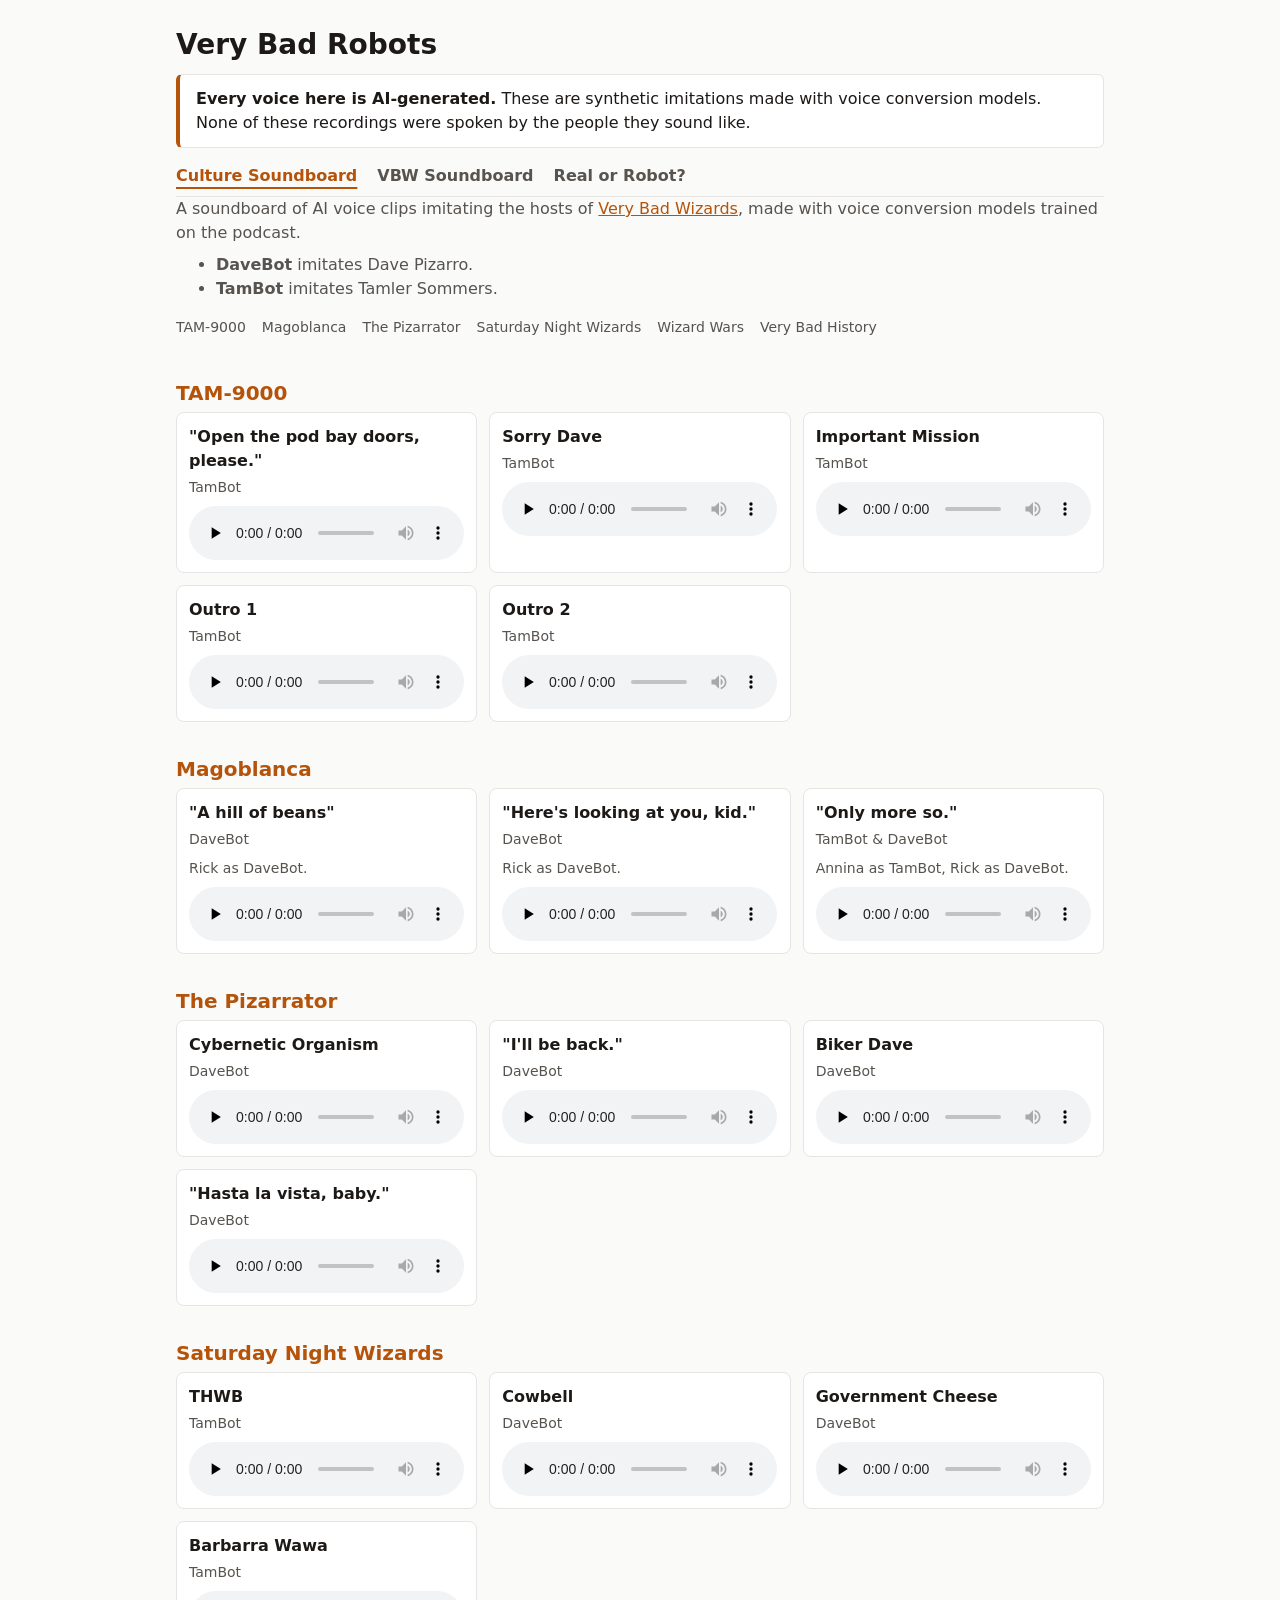
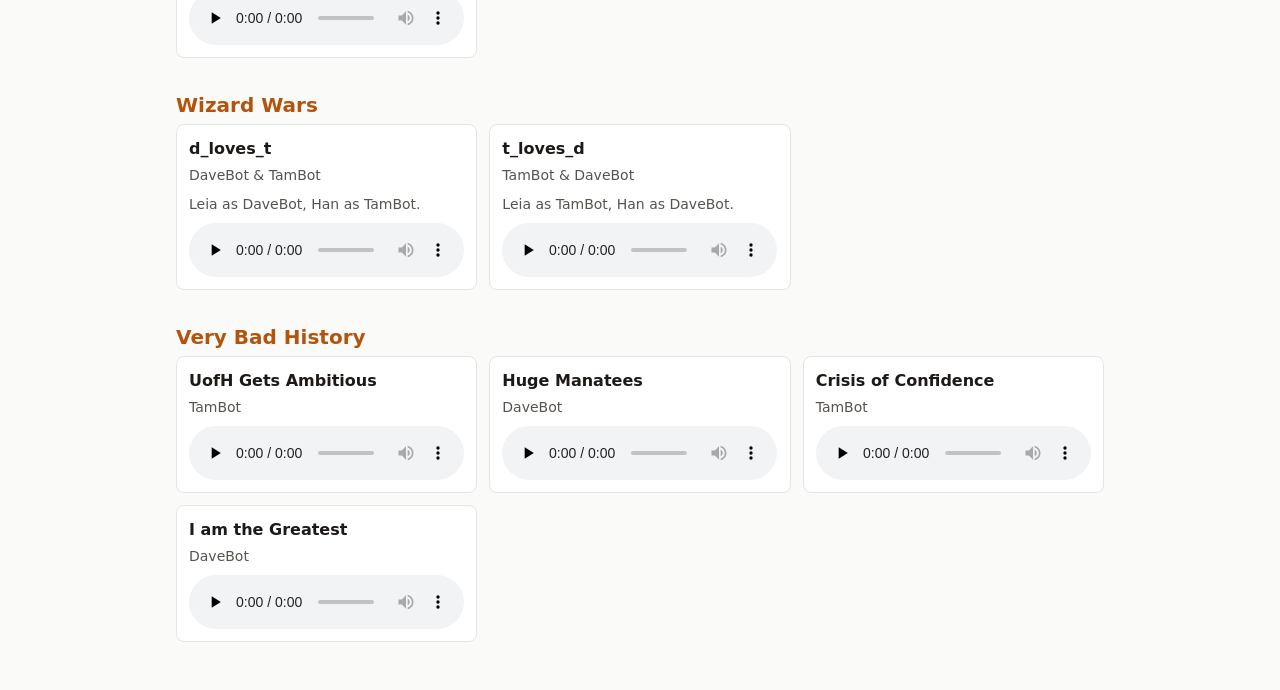
<file: index.html>
<!doctype html>
<html lang="en">
<head>
  <meta charset="utf-8">
  <meta name="viewport" content="width=device-width, initial-scale=1">
  <meta http-equiv="Content-Security-Policy" content="default-src 'self'; script-src 'none'; object-src 'none'; base-uri 'none'; form-action 'none'; upgrade-insecure-requests">
  <meta name="referrer" content="no-referrer">
  <title>Very Bad Robots</title>
  <link rel="stylesheet" href="style.css">
</head>
<body>
<header>
  <h1><a href="index.html">Very Bad Robots</a></h1>
  <p class="notice"><strong>Every voice here is AI-generated.</strong> These are synthetic imitations made with
  voice conversion models. None of these recordings were spoken by the people they sound like.</p>
  <nav aria-label="Tabs">
    <a href="index.html" aria-current="page">Culture Soundboard</a>
    <a href="vbw-soundboard.html">VBW Soundboard</a>
    <a href="real-or-robot.html">Real or Robot?</a>
  </nav>
</header>
<main>
  <div class="intro">
<p>A soundboard of AI voice clips imitating the hosts of <a href="https://verybadwizards.com">Very Bad Wizards</a>, made with voice conversion models trained on the podcast.</p>
<ul><li><strong>DaveBot</strong> imitates Dave Pizarro.</li><li><strong>TamBot</strong> imitates Tamler Sommers.</li></ul>
  </div>
  <nav class="groups" aria-label="Groups">
    <a href="#tam-9000">TAM-9000</a>
    <a href="#magoblanca">Magoblanca</a>
    <a href="#the-pizarrator">The Pizarrator</a>
    <a href="#saturday-night-wizards">Saturday Night Wizards</a>
    <a href="#wizard-wars">Wizard Wars</a>
    <a href="#very-bad-history">Very Bad History</a>
  </nav>
  <h2 id="tam-9000">TAM-9000</h2>
  <ul class="clips">
    <li id="podbay">
      <div class="about">
        <p>&quot;Open the pod bay doors, please.&quot;</p>
        <p class="credit">TamBot</p>
      </div>
      <audio controls preload="none"><source src="clips/culture-soundboard/podbay.mp3" type="audio/mpeg"></audio>
    </li>
    <li id="sorry">
      <div class="about">
        <p>Sorry Dave</p>
        <p class="credit">TamBot</p>
      </div>
      <audio controls preload="none"><source src="clips/culture-soundboard/sorry.mp3" type="audio/mpeg"></audio>
    </li>
    <li id="mission">
      <div class="about">
        <p>Important Mission</p>
        <p class="credit">TamBot</p>
      </div>
      <audio controls preload="none"><source src="clips/culture-soundboard/mission.mp3" type="audio/mpeg"></audio>
    </li>
    <li id="goodbye">
      <div class="about">
        <p>Outro 1</p>
        <p class="credit">TamBot</p>
      </div>
      <audio controls preload="none"><source src="clips/culture-soundboard/goodbye.mp3" type="audio/mpeg"></audio>
    </li>
    <li id="daisy_daisy">
      <div class="about">
        <p>Outro 2</p>
        <p class="credit">TamBot</p>
      </div>
      <audio controls preload="none"><source src="clips/culture-soundboard/daisy_daisy.mp3" type="audio/mpeg"></audio>
    </li>
  </ul>
  <h2 id="magoblanca">Magoblanca</h2>
  <ul class="clips">
    <li id="beans-davebot">
      <div class="about">
        <p>&quot;A hill of beans&quot;</p>
        <p class="credit">DaveBot</p>
        <div class="note"><p>Rick as DaveBot.</p></div>
      </div>
      <audio controls preload="none"><source src="clips/culture-soundboard/beans-davebot.mp3" type="audio/mpeg"></audio>
    </li>
    <li id="looking-davebot">
      <div class="about">
        <p>&quot;Here&#x27;s looking at you, kid.&quot;</p>
        <p class="credit">DaveBot</p>
        <div class="note"><p>Rick as DaveBot.</p></div>
      </div>
      <audio controls preload="none"><source src="clips/culture-soundboard/looking-davebot.mp3" type="audio/mpeg"></audio>
    </li>
    <li id="moreso-b">
      <div class="about">
        <p>&quot;Only more so.&quot;</p>
        <p class="credit">TamBot &amp; DaveBot</p>
        <div class="note"><p>Annina as TamBot, Rick as DaveBot.</p></div>
      </div>
      <audio controls preload="none"><source src="clips/culture-soundboard/moreso-b.mp3" type="audio/mpeg"></audio>
    </li>
  </ul>
  <h2 id="the-pizarrator">The Pizarrator</h2>
  <ul class="clips">
    <li id="cybernetic_organism">
      <div class="about">
        <p>Cybernetic Organism</p>
        <p class="credit">DaveBot</p>
      </div>
      <audio controls preload="none"><source src="clips/culture-soundboard/cybernetic_organism.mp3" type="audio/mpeg"></audio>
    </li>
    <li id="back">
      <div class="about">
        <p>&quot;I&#x27;ll be back.&quot;</p>
        <p class="credit">DaveBot</p>
      </div>
      <audio controls preload="none"><source src="clips/culture-soundboard/back.mp3" type="audio/mpeg"></audio>
    </li>
    <li id="clothes">
      <div class="about">
        <p>Biker Dave</p>
        <p class="credit">DaveBot</p>
      </div>
      <audio controls preload="none"><source src="clips/culture-soundboard/clothes.mp3" type="audio/mpeg"></audio>
    </li>
    <li id="hasta">
      <div class="about">
        <p>&quot;Hasta la vista, baby.&quot;</p>
        <p class="credit">DaveBot</p>
      </div>
      <audio controls preload="none"><source src="clips/culture-soundboard/hasta.mp3" type="audio/mpeg"></audio>
    </li>
  </ul>
  <h2 id="saturday-night-wizards">Saturday Night Wizards</h2>
  <ul class="clips">
    <li id="prudent">
      <div class="about">
        <p>THWB</p>
        <p class="credit">TamBot</p>
      </div>
      <audio controls preload="none"><source src="clips/culture-soundboard/prudent.mp3" type="audio/mpeg"></audio>
    </li>
    <li id="cowbell">
      <div class="about">
        <p>Cowbell</p>
        <p class="credit">DaveBot</p>
      </div>
      <audio controls preload="none"><source src="clips/culture-soundboard/cowbell.mp3" type="audio/mpeg"></audio>
    </li>
    <li id="government_cheese">
      <div class="about">
        <p>Government Cheese</p>
        <p class="credit">DaveBot</p>
      </div>
      <audio controls preload="none"><source src="clips/culture-soundboard/government_cheese.mp3" type="audio/mpeg"></audio>
    </li>
    <li id="barbarra">
      <div class="about">
        <p>Barbarra Wawa</p>
        <p class="credit">TamBot</p>
      </div>
      <audio controls preload="none"><source src="clips/culture-soundboard/barbarra.mp3" type="audio/mpeg"></audio>
    </li>
  </ul>
  <h2 id="wizard-wars">Wizard Wars</h2>
  <ul class="clips">
    <li id="d-loves-t">
      <div class="about">
        <p>d_loves_t</p>
        <p class="credit">DaveBot &amp; TamBot</p>
        <div class="note"><p>Leia as DaveBot, Han as TamBot.</p></div>
      </div>
      <audio controls preload="none"><source src="clips/culture-soundboard/d-loves-t.mp3" type="audio/mpeg"></audio>
    </li>
    <li id="t-loves-d">
      <div class="about">
        <p>t_loves_d</p>
        <p class="credit">TamBot &amp; DaveBot</p>
        <div class="note"><p>Leia as TamBot, Han as DaveBot.</p></div>
      </div>
      <audio controls preload="none"><source src="clips/culture-soundboard/t-loves-d.mp3" type="audio/mpeg"></audio>
    </li>
  </ul>
  <h2 id="very-bad-history">Very Bad History</h2>
  <ul class="clips">
    <li id="kennedy_moon">
      <div class="about">
        <p>UofH Gets Ambitious</p>
        <p class="credit">TamBot</p>
      </div>
      <audio controls preload="none"><source src="clips/culture-soundboard/kennedy_moon.mp3" type="audio/mpeg"></audio>
    </li>
    <li id="oh_the_humanity">
      <div class="about">
        <p>Huge Manatees</p>
        <p class="credit">DaveBot</p>
      </div>
      <audio controls preload="none"><source src="clips/culture-soundboard/oh_the_humanity.mp3" type="audio/mpeg"></audio>
    </li>
    <li id="tam_carter">
      <div class="about">
        <p>Crisis of Confidence</p>
        <p class="credit">TamBot</p>
      </div>
      <audio controls preload="none"><source src="clips/culture-soundboard/tam_carter.mp3" type="audio/mpeg"></audio>
    </li>
    <li id="muhammed_ali">
      <div class="about">
        <p>I am the Greatest</p>
        <p class="credit">DaveBot</p>
      </div>
      <audio controls preload="none"><source src="clips/culture-soundboard/muhammed_ali.mp3" type="audio/mpeg"></audio>
    </li>
  </ul>
</main>
</body>
</html>
</file>
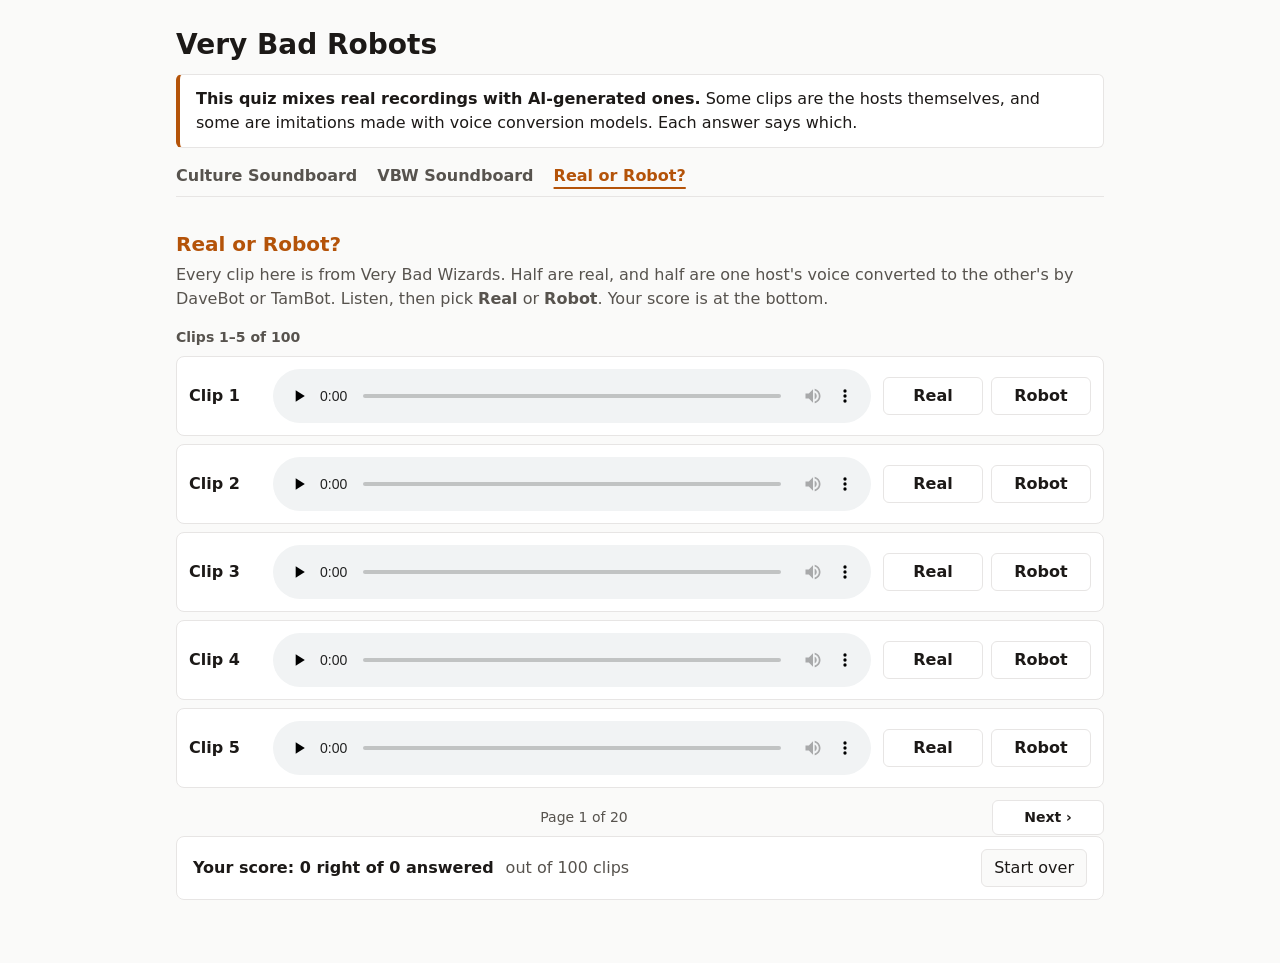
<file: real-or-robot.html>
<!doctype html>
<html lang="en">
<head>
  <meta charset="utf-8">
  <meta name="viewport" content="width=device-width, initial-scale=1">
  <meta http-equiv="Content-Security-Policy" content="default-src 'self'; script-src 'none'; object-src 'none'; base-uri 'none'; form-action 'none'; upgrade-insecure-requests">
  <meta name="referrer" content="no-referrer">
  <title>Real or Robot? · Very Bad Robots</title>
  <link rel="stylesheet" href="style.css">
  <link rel="stylesheet" href="quiz.css">
</head>
<body>
<header>
  <h1><a href="index.html">Very Bad Robots</a></h1>
  <p class="notice"><strong>This quiz mixes real recordings with AI-generated ones.</strong> Some clips are the hosts
  themselves, and some are imitations made with voice conversion models. Each answer says which.</p>
  <nav aria-label="Tabs">
    <a href="index.html">Culture Soundboard</a>
    <a href="vbw-soundboard.html">VBW Soundboard</a>
    <a href="real-or-robot.html" aria-current="page">Real or Robot?</a>
  </nav>
</header>
<main>
  <h2>Real or Robot?</h2>
  <div class="intro">
<p>Every clip here is from Very Bad Wizards. Half are real, and half are one host's voice converted to the other's by DaveBot or TamBot. Listen, then pick <strong>Real</strong> or <strong>Robot</strong>. Your score is at the bottom.</p>
  </div>
  <form class="quiz" autocomplete="off">
  <input type="radio" name="quiz-page" id="quiz-page-1" class="page" aria-label="Page 1 of 20" checked>
  <input type="radio" name="quiz-page" id="quiz-page-2" class="page" aria-label="Page 2 of 20">
  <input type="radio" name="quiz-page" id="quiz-page-3" class="page" aria-label="Page 3 of 20">
  <input type="radio" name="quiz-page" id="quiz-page-4" class="page" aria-label="Page 4 of 20">
  <input type="radio" name="quiz-page" id="quiz-page-5" class="page" aria-label="Page 5 of 20">
  <input type="radio" name="quiz-page" id="quiz-page-6" class="page" aria-label="Page 6 of 20">
  <input type="radio" name="quiz-page" id="quiz-page-7" class="page" aria-label="Page 7 of 20">
  <input type="radio" name="quiz-page" id="quiz-page-8" class="page" aria-label="Page 8 of 20">
  <input type="radio" name="quiz-page" id="quiz-page-9" class="page" aria-label="Page 9 of 20">
  <input type="radio" name="quiz-page" id="quiz-page-10" class="page" aria-label="Page 10 of 20">
  <input type="radio" name="quiz-page" id="quiz-page-11" class="page" aria-label="Page 11 of 20">
  <input type="radio" name="quiz-page" id="quiz-page-12" class="page" aria-label="Page 12 of 20">
  <input type="radio" name="quiz-page" id="quiz-page-13" class="page" aria-label="Page 13 of 20">
  <input type="radio" name="quiz-page" id="quiz-page-14" class="page" aria-label="Page 14 of 20">
  <input type="radio" name="quiz-page" id="quiz-page-15" class="page" aria-label="Page 15 of 20">
  <input type="radio" name="quiz-page" id="quiz-page-16" class="page" aria-label="Page 16 of 20">
  <input type="radio" name="quiz-page" id="quiz-page-17" class="page" aria-label="Page 17 of 20">
  <input type="radio" name="quiz-page" id="quiz-page-18" class="page" aria-label="Page 18 of 20">
  <input type="radio" name="quiz-page" id="quiz-page-19" class="page" aria-label="Page 19 of 20">
  <input type="radio" name="quiz-page" id="quiz-page-20" class="page" aria-label="Page 20 of 20">
  <div class="groups">
    <section class="group" id="quiz-group-1">
      <h3>Clips 1–5 of 100</h3>
      <ol class="questions" start="1">
      <li id="clip-1">
        <p>Clip 1</p>
        <audio controls preload="none"><source src="clips/real-or-robot/clip-1.mp3" type="audio/mpeg"></audio>
        <fieldset>
          <legend>Real or robot?</legend>
          <input type="radio" name="clip-1" id="clip-1-real" value="real" class="right"><label for="clip-1-real">Real</label>
          <input type="radio" name="clip-1" id="clip-1-robot" value="robot" class="wrong"><label for="clip-1-robot">Robot</label>
        </fieldset>
        <div class="verdict"><p class="if-right">Right!</p><p class="if-wrong">Wrong.</p><p><strong>Real:</strong> Tamler Sommers, from <em>Episode 279 - The Greenhouses We Burned Along the Way (Lee Chang-dong's Burning Pt. 2)</em>.</p></div>
      </li>
      <li id="clip-2">
        <p>Clip 2</p>
        <audio controls preload="none"><source src="clips/real-or-robot/clip-2.mp3" type="audio/mpeg"></audio>
        <fieldset>
          <legend>Real or robot?</legend>
          <input type="radio" name="clip-2" id="clip-2-real" value="real" class="right"><label for="clip-2-real">Real</label>
          <input type="radio" name="clip-2" id="clip-2-robot" value="robot" class="wrong"><label for="clip-2-robot">Robot</label>
        </fieldset>
        <div class="verdict"><p class="if-right">Right!</p><p class="if-wrong">Wrong.</p><p><strong>Real:</strong> Tamler Sommers, from <em>Episode 332 - Talking to Myself (The Other by Jorge Luis Borges)</em>.</p></div>
      </li>
      <li id="clip-3">
        <p>Clip 3</p>
        <audio controls preload="none"><source src="clips/real-or-robot/clip-3.mp3" type="audio/mpeg"></audio>
        <fieldset>
          <legend>Real or robot?</legend>
          <input type="radio" name="clip-3" id="clip-3-real" value="real" class="wrong"><label for="clip-3-real">Real</label>
          <input type="radio" name="clip-3" id="clip-3-robot" value="robot" class="right"><label for="clip-3-robot">Robot</label>
        </fieldset>
        <div class="verdict"><p class="if-right">Right!</p><p class="if-wrong">Wrong.</p><p><strong>Robot:</strong> DaveBot, converting Tamler Sommers from <em>Episode 219 - Multiplied by Mirrors</em>.</p></div>
      </li>
      <li id="clip-4">
        <p>Clip 4</p>
        <audio controls preload="none"><source src="clips/real-or-robot/clip-4.mp3" type="audio/mpeg"></audio>
        <fieldset>
          <legend>Real or robot?</legend>
          <input type="radio" name="clip-4" id="clip-4-real" value="real" class="right"><label for="clip-4-real">Real</label>
          <input type="radio" name="clip-4" id="clip-4-robot" value="robot" class="wrong"><label for="clip-4-robot">Robot</label>
        </fieldset>
        <div class="verdict"><p class="if-right">Right!</p><p class="if-wrong">Wrong.</p><p><strong>Real:</strong> Tamler Sommers, from <em>Episode 249 - Phlegm and Carelessness (Hume's The Sceptic)</em>.</p></div>
      </li>
      <li id="clip-5">
        <p>Clip 5</p>
        <audio controls preload="none"><source src="clips/real-or-robot/clip-5.mp3" type="audio/mpeg"></audio>
        <fieldset>
          <legend>Real or robot?</legend>
          <input type="radio" name="clip-5" id="clip-5-real" value="real" class="wrong"><label for="clip-5-real">Real</label>
          <input type="radio" name="clip-5" id="clip-5-robot" value="robot" class="right"><label for="clip-5-robot">Robot</label>
        </fieldset>
        <div class="verdict"><p class="if-right">Right!</p><p class="if-wrong">Wrong.</p><p><strong>Robot:</strong> DaveBot, converting Tamler Sommers from <em>Episode 302 - Metaphysical Edging</em>.</p></div>
      </li>
      </ol>
      <div class="pager"><span></span><span>Page 1 of 20</span><label for="quiz-page-2" class="next">Next ›</label></div>
    </section>
    <section class="group" id="quiz-group-2">
      <h3>Clips 6–10 of 100</h3>
      <ol class="questions" start="6">
      <li id="clip-6">
        <p>Clip 6</p>
        <audio controls preload="none"><source src="clips/real-or-robot/clip-6.mp3" type="audio/mpeg"></audio>
        <fieldset>
          <legend>Real or robot?</legend>
          <input type="radio" name="clip-6" id="clip-6-real" value="real" class="wrong"><label for="clip-6-real">Real</label>
          <input type="radio" name="clip-6" id="clip-6-robot" value="robot" class="right"><label for="clip-6-robot">Robot</label>
        </fieldset>
        <div class="verdict"><p class="if-right">Right!</p><p class="if-wrong">Wrong.</p><p><strong>Robot:</strong> TamBot, converting Dave Pizarro from <em>Episode 289 - Shadows on the Wall (Plato's Cave Pt. 1)</em>.</p></div>
      </li>
      <li id="clip-7">
        <p>Clip 7</p>
        <audio controls preload="none"><source src="clips/real-or-robot/clip-7.mp3" type="audio/mpeg"></audio>
        <fieldset>
          <legend>Real or robot?</legend>
          <input type="radio" name="clip-7" id="clip-7-real" value="real" class="wrong"><label for="clip-7-real">Real</label>
          <input type="radio" name="clip-7" id="clip-7-robot" value="robot" class="right"><label for="clip-7-robot">Robot</label>
        </fieldset>
        <div class="verdict"><p class="if-right">Right!</p><p class="if-wrong">Wrong.</p><p><strong>Robot:</strong> DaveBot, converting Tamler Sommers from <em>Episode 312 - MechaSkeptic</em>.</p></div>
      </li>
      <li id="clip-8">
        <p>Clip 8</p>
        <audio controls preload="none"><source src="clips/real-or-robot/clip-8.mp3" type="audio/mpeg"></audio>
        <fieldset>
          <legend>Real or robot?</legend>
          <input type="radio" name="clip-8" id="clip-8-real" value="real" class="right"><label for="clip-8-real">Real</label>
          <input type="radio" name="clip-8" id="clip-8-robot" value="robot" class="wrong"><label for="clip-8-robot">Robot</label>
        </fieldset>
        <div class="verdict"><p class="if-right">Right!</p><p class="if-wrong">Wrong.</p><p><strong>Real:</strong> Tamler Sommers, from <em>Episode 259 - Losing Time (Tár with Paul Bloom)</em>.</p></div>
      </li>
      <li id="clip-9">
        <p>Clip 9</p>
        <audio controls preload="none"><source src="clips/real-or-robot/clip-9.mp3" type="audio/mpeg"></audio>
        <fieldset>
          <legend>Real or robot?</legend>
          <input type="radio" name="clip-9" id="clip-9-real" value="real" class="right"><label for="clip-9-real">Real</label>
          <input type="radio" name="clip-9" id="clip-9-robot" value="robot" class="wrong"><label for="clip-9-robot">Robot</label>
        </fieldset>
        <div class="verdict"><p class="if-right">Right!</p><p class="if-wrong">Wrong.</p><p><strong>Real:</strong> Tamler Sommers, from <em>Episode 239 - Lose Yourself</em>.</p></div>
      </li>
      <li id="clip-10">
        <p>Clip 10</p>
        <audio controls preload="none"><source src="clips/real-or-robot/clip-10.mp3" type="audio/mpeg"></audio>
        <fieldset>
          <legend>Real or robot?</legend>
          <input type="radio" name="clip-10" id="clip-10-real" value="real" class="wrong"><label for="clip-10-real">Real</label>
          <input type="radio" name="clip-10" id="clip-10-robot" value="robot" class="right"><label for="clip-10-robot">Robot</label>
        </fieldset>
        <div class="verdict"><p class="if-right">Right!</p><p class="if-wrong">Wrong.</p><p><strong>Robot:</strong> TamBot, converting Dave Pizarro from <em>Episode 289 - Shadows on the Wall (Plato's Cave Pt. 1)</em>.</p></div>
      </li>
      </ol>
      <div class="pager"><label for="quiz-page-1" class="previous">‹ Previous</label><span>Page 2 of 20</span><label for="quiz-page-3" class="next">Next ›</label></div>
    </section>
    <section class="group" id="quiz-group-3">
      <h3>Clips 11–15 of 100</h3>
      <ol class="questions" start="11">
      <li id="clip-11">
        <p>Clip 11</p>
        <audio controls preload="none"><source src="clips/real-or-robot/clip-11.mp3" type="audio/mpeg"></audio>
        <fieldset>
          <legend>Real or robot?</legend>
          <input type="radio" name="clip-11" id="clip-11-real" value="real" class="wrong"><label for="clip-11-real">Real</label>
          <input type="radio" name="clip-11" id="clip-11-robot" value="robot" class="right"><label for="clip-11-robot">Robot</label>
        </fieldset>
        <div class="verdict"><p class="if-right">Right!</p><p class="if-wrong">Wrong.</p><p><strong>Robot:</strong> TamBot, converting Dave Pizarro from <em>Episode 229 - Skin Deep</em>.</p></div>
      </li>
      <li id="clip-12">
        <p>Clip 12</p>
        <audio controls preload="none"><source src="clips/real-or-robot/clip-12.mp3" type="audio/mpeg"></audio>
        <fieldset>
          <legend>Real or robot?</legend>
          <input type="radio" name="clip-12" id="clip-12-real" value="real" class="right"><label for="clip-12-real">Real</label>
          <input type="radio" name="clip-12" id="clip-12-robot" value="robot" class="wrong"><label for="clip-12-robot">Robot</label>
        </fieldset>
        <div class="verdict"><p class="if-right">Right!</p><p class="if-wrong">Wrong.</p><p><strong>Real:</strong> Tamler Sommers, from <em>Episode 249 - Phlegm and Carelessness (Hume's The Sceptic)</em>.</p></div>
      </li>
      <li id="clip-13">
        <p>Clip 13</p>
        <audio controls preload="none"><source src="clips/real-or-robot/clip-13.mp3" type="audio/mpeg"></audio>
        <fieldset>
          <legend>Real or robot?</legend>
          <input type="radio" name="clip-13" id="clip-13-real" value="real" class="right"><label for="clip-13-real">Real</label>
          <input type="radio" name="clip-13" id="clip-13-robot" value="robot" class="wrong"><label for="clip-13-robot">Robot</label>
        </fieldset>
        <div class="verdict"><p class="if-right">Right!</p><p class="if-wrong">Wrong.</p><p><strong>Real:</strong> Dave Pizarro, from <em>Episode 332 - Talking to Myself (The Other by Jorge Luis Borges)</em>.</p></div>
      </li>
      <li id="clip-14">
        <p>Clip 14</p>
        <audio controls preload="none"><source src="clips/real-or-robot/clip-14.mp3" type="audio/mpeg"></audio>
        <fieldset>
          <legend>Real or robot?</legend>
          <input type="radio" name="clip-14" id="clip-14-real" value="real" class="right"><label for="clip-14-real">Real</label>
          <input type="radio" name="clip-14" id="clip-14-robot" value="robot" class="wrong"><label for="clip-14-robot">Robot</label>
        </fieldset>
        <div class="verdict"><p class="if-right">Right!</p><p class="if-wrong">Wrong.</p><p><strong>Real:</strong> Dave Pizarro, from <em>Episode 249 - Phlegm and Carelessness (Hume's The Sceptic)</em>.</p></div>
      </li>
      <li id="clip-15">
        <p>Clip 15</p>
        <audio controls preload="none"><source src="clips/real-or-robot/clip-15.mp3" type="audio/mpeg"></audio>
        <fieldset>
          <legend>Real or robot?</legend>
          <input type="radio" name="clip-15" id="clip-15-real" value="real" class="wrong"><label for="clip-15-real">Real</label>
          <input type="radio" name="clip-15" id="clip-15-robot" value="robot" class="right"><label for="clip-15-robot">Robot</label>
        </fieldset>
        <div class="verdict"><p class="if-right">Right!</p><p class="if-wrong">Wrong.</p><p><strong>Robot:</strong> DaveBot, converting Tamler Sommers from <em>Episode 322 - A Theater of Simultaneous Possibilities (William James' The Stream of Thought)</em>.</p></div>
      </li>
      </ol>
      <div class="pager"><label for="quiz-page-2" class="previous">‹ Previous</label><span>Page 3 of 20</span><label for="quiz-page-4" class="next">Next ›</label></div>
    </section>
    <section class="group" id="quiz-group-4">
      <h3>Clips 16–20 of 100</h3>
      <ol class="questions" start="16">
      <li id="clip-16">
        <p>Clip 16</p>
        <audio controls preload="none"><source src="clips/real-or-robot/clip-16.mp3" type="audio/mpeg"></audio>
        <fieldset>
          <legend>Real or robot?</legend>
          <input type="radio" name="clip-16" id="clip-16-real" value="real" class="wrong"><label for="clip-16-real">Real</label>
          <input type="radio" name="clip-16" id="clip-16-robot" value="robot" class="right"><label for="clip-16-robot">Robot</label>
        </fieldset>
        <div class="verdict"><p class="if-right">Right!</p><p class="if-wrong">Wrong.</p><p><strong>Robot:</strong> TamBot, converting Dave Pizarro from <em>Bonus Episode - The Ambulators (A Deadwood Podcast)</em>.</p></div>
      </li>
      <li id="clip-17">
        <p>Clip 17</p>
        <audio controls preload="none"><source src="clips/real-or-robot/clip-17.mp3" type="audio/mpeg"></audio>
        <fieldset>
          <legend>Real or robot?</legend>
          <input type="radio" name="clip-17" id="clip-17-real" value="real" class="right"><label for="clip-17-real">Real</label>
          <input type="radio" name="clip-17" id="clip-17-robot" value="robot" class="wrong"><label for="clip-17-robot">Robot</label>
        </fieldset>
        <div class="verdict"><p class="if-right">Right!</p><p class="if-wrong">Wrong.</p><p><strong>Real:</strong> Dave Pizarro, from <em>Bonus Episode - The Ambulators (A Deadwood Podcast)</em>.</p></div>
      </li>
      <li id="clip-18">
        <p>Clip 18</p>
        <audio controls preload="none"><source src="clips/real-or-robot/clip-18.mp3" type="audio/mpeg"></audio>
        <fieldset>
          <legend>Real or robot?</legend>
          <input type="radio" name="clip-18" id="clip-18-real" value="real" class="wrong"><label for="clip-18-real">Real</label>
          <input type="radio" name="clip-18" id="clip-18-robot" value="robot" class="right"><label for="clip-18-robot">Robot</label>
        </fieldset>
        <div class="verdict"><p class="if-right">Right!</p><p class="if-wrong">Wrong.</p><p><strong>Robot:</strong> DaveBot, converting Tamler Sommers from <em>Episode 259 - Losing Time (Tár with Paul Bloom)</em>.</p></div>
      </li>
      <li id="clip-19">
        <p>Clip 19</p>
        <audio controls preload="none"><source src="clips/real-or-robot/clip-19.mp3" type="audio/mpeg"></audio>
        <fieldset>
          <legend>Real or robot?</legend>
          <input type="radio" name="clip-19" id="clip-19-real" value="real" class="right"><label for="clip-19-real">Real</label>
          <input type="radio" name="clip-19" id="clip-19-robot" value="robot" class="wrong"><label for="clip-19-robot">Robot</label>
        </fieldset>
        <div class="verdict"><p class="if-right">Right!</p><p class="if-wrong">Wrong.</p><p><strong>Real:</strong> Dave Pizarro, from <em>Episode 279 - The Greenhouses We Burned Along the Way (Lee Chang-dong's Burning Pt. 2)</em>.</p></div>
      </li>
      <li id="clip-20">
        <p>Clip 20</p>
        <audio controls preload="none"><source src="clips/real-or-robot/clip-20.mp3" type="audio/mpeg"></audio>
        <fieldset>
          <legend>Real or robot?</legend>
          <input type="radio" name="clip-20" id="clip-20-real" value="real" class="wrong"><label for="clip-20-real">Real</label>
          <input type="radio" name="clip-20" id="clip-20-robot" value="robot" class="right"><label for="clip-20-robot">Robot</label>
        </fieldset>
        <div class="verdict"><p class="if-right">Right!</p><p class="if-wrong">Wrong.</p><p><strong>Robot:</strong> DaveBot, converting Tamler Sommers from <em>Episode 312 - MechaSkeptic</em>.</p></div>
      </li>
      </ol>
      <div class="pager"><label for="quiz-page-3" class="previous">‹ Previous</label><span>Page 4 of 20</span><label for="quiz-page-5" class="next">Next ›</label></div>
    </section>
    <section class="group" id="quiz-group-5">
      <h3>Clips 21–25 of 100</h3>
      <ol class="questions" start="21">
      <li id="clip-21">
        <p>Clip 21</p>
        <audio controls preload="none"><source src="clips/real-or-robot/clip-21.mp3" type="audio/mpeg"></audio>
        <fieldset>
          <legend>Real or robot?</legend>
          <input type="radio" name="clip-21" id="clip-21-real" value="real" class="right"><label for="clip-21-real">Real</label>
          <input type="radio" name="clip-21" id="clip-21-robot" value="robot" class="wrong"><label for="clip-21-robot">Robot</label>
        </fieldset>
        <div class="verdict"><p class="if-right">Right!</p><p class="if-wrong">Wrong.</p><p><strong>Real:</strong> Dave Pizarro, from <em>Episode 126 - The Absurd</em>.</p></div>
      </li>
      <li id="clip-22">
        <p>Clip 22</p>
        <audio controls preload="none"><source src="clips/real-or-robot/clip-22.mp3" type="audio/mpeg"></audio>
        <fieldset>
          <legend>Real or robot?</legend>
          <input type="radio" name="clip-22" id="clip-22-real" value="real" class="right"><label for="clip-22-real">Real</label>
          <input type="radio" name="clip-22" id="clip-22-robot" value="robot" class="wrong"><label for="clip-22-robot">Robot</label>
        </fieldset>
        <div class="verdict"><p class="if-right">Right!</p><p class="if-wrong">Wrong.</p><p><strong>Real:</strong> Tamler Sommers, from <em>Episode 289 - Shadows on the Wall (Plato's Cave Pt. 1)</em>.</p></div>
      </li>
      <li id="clip-23">
        <p>Clip 23</p>
        <audio controls preload="none"><source src="clips/real-or-robot/clip-23.mp3" type="audio/mpeg"></audio>
        <fieldset>
          <legend>Real or robot?</legend>
          <input type="radio" name="clip-23" id="clip-23-real" value="real" class="wrong"><label for="clip-23-real">Real</label>
          <input type="radio" name="clip-23" id="clip-23-robot" value="robot" class="right"><label for="clip-23-robot">Robot</label>
        </fieldset>
        <div class="verdict"><p class="if-right">Right!</p><p class="if-wrong">Wrong.</p><p><strong>Robot:</strong> TamBot, converting Dave Pizarro from <em>Episode 209 - Basic Instincts (with Paul Bloom)</em>.</p></div>
      </li>
      <li id="clip-24">
        <p>Clip 24</p>
        <audio controls preload="none"><source src="clips/real-or-robot/clip-24.mp3" type="audio/mpeg"></audio>
        <fieldset>
          <legend>Real or robot?</legend>
          <input type="radio" name="clip-24" id="clip-24-real" value="real" class="right"><label for="clip-24-real">Real</label>
          <input type="radio" name="clip-24" id="clip-24-robot" value="robot" class="wrong"><label for="clip-24-robot">Robot</label>
        </fieldset>
        <div class="verdict"><p class="if-right">Right!</p><p class="if-wrong">Wrong.</p><p><strong>Real:</strong> Tamler Sommers, from <em>Episode 249 - Phlegm and Carelessness (Hume's The Sceptic)</em>.</p></div>
      </li>
      <li id="clip-25">
        <p>Clip 25</p>
        <audio controls preload="none"><source src="clips/real-or-robot/clip-25.mp3" type="audio/mpeg"></audio>
        <fieldset>
          <legend>Real or robot?</legend>
          <input type="radio" name="clip-25" id="clip-25-real" value="real" class="right"><label for="clip-25-real">Real</label>
          <input type="radio" name="clip-25" id="clip-25-robot" value="robot" class="wrong"><label for="clip-25-robot">Robot</label>
        </fieldset>
        <div class="verdict"><p class="if-right">Right!</p><p class="if-wrong">Wrong.</p><p><strong>Real:</strong> Tamler Sommers, from <em>Episode 312 - MechaSkeptic</em>.</p></div>
      </li>
      </ol>
      <div class="pager"><label for="quiz-page-4" class="previous">‹ Previous</label><span>Page 5 of 20</span><label for="quiz-page-6" class="next">Next ›</label></div>
    </section>
    <section class="group" id="quiz-group-6">
      <h3>Clips 26–30 of 100</h3>
      <ol class="questions" start="26">
      <li id="clip-26">
        <p>Clip 26</p>
        <audio controls preload="none"><source src="clips/real-or-robot/clip-26.mp3" type="audio/mpeg"></audio>
        <fieldset>
          <legend>Real or robot?</legend>
          <input type="radio" name="clip-26" id="clip-26-real" value="real" class="wrong"><label for="clip-26-real">Real</label>
          <input type="radio" name="clip-26" id="clip-26-robot" value="robot" class="right"><label for="clip-26-robot">Robot</label>
        </fieldset>
        <div class="verdict"><p class="if-right">Right!</p><p class="if-wrong">Wrong.</p><p><strong>Robot:</strong> TamBot, converting Dave Pizarro from <em>Episode 269 - Death Hilarious (Blood Meridian, Pt. 2)</em>.</p></div>
      </li>
      <li id="clip-27">
        <p>Clip 27</p>
        <audio controls preload="none"><source src="clips/real-or-robot/clip-27.mp3" type="audio/mpeg"></audio>
        <fieldset>
          <legend>Real or robot?</legend>
          <input type="radio" name="clip-27" id="clip-27-real" value="real" class="wrong"><label for="clip-27-real">Real</label>
          <input type="radio" name="clip-27" id="clip-27-robot" value="robot" class="right"><label for="clip-27-robot">Robot</label>
        </fieldset>
        <div class="verdict"><p class="if-right">Right!</p><p class="if-wrong">Wrong.</p><p><strong>Robot:</strong> DaveBot, converting Tamler Sommers from <em>Episode 259 - Losing Time (Tár with Paul Bloom)</em>.</p></div>
      </li>
      <li id="clip-28">
        <p>Clip 28</p>
        <audio controls preload="none"><source src="clips/real-or-robot/clip-28.mp3" type="audio/mpeg"></audio>
        <fieldset>
          <legend>Real or robot?</legend>
          <input type="radio" name="clip-28" id="clip-28-real" value="real" class="wrong"><label for="clip-28-real">Real</label>
          <input type="radio" name="clip-28" id="clip-28-robot" value="robot" class="right"><label for="clip-28-robot">Robot</label>
        </fieldset>
        <div class="verdict"><p class="if-right">Right!</p><p class="if-wrong">Wrong.</p><p><strong>Robot:</strong> TamBot, converting Dave Pizarro from <em>Episode 332 - Talking to Myself (The Other by Jorge Luis Borges)</em>.</p></div>
      </li>
      <li id="clip-29">
        <p>Clip 29</p>
        <audio controls preload="none"><source src="clips/real-or-robot/clip-29.mp3" type="audio/mpeg"></audio>
        <fieldset>
          <legend>Real or robot?</legend>
          <input type="radio" name="clip-29" id="clip-29-real" value="real" class="right"><label for="clip-29-real">Real</label>
          <input type="radio" name="clip-29" id="clip-29-robot" value="robot" class="wrong"><label for="clip-29-robot">Robot</label>
        </fieldset>
        <div class="verdict"><p class="if-right">Right!</p><p class="if-wrong">Wrong.</p><p><strong>Real:</strong> Dave Pizarro, from <em>Bonus Episode - The Ambulators (A Deadwood Podcast)</em>.</p></div>
      </li>
      <li id="clip-30">
        <p>Clip 30</p>
        <audio controls preload="none"><source src="clips/real-or-robot/clip-30.mp3" type="audio/mpeg"></audio>
        <fieldset>
          <legend>Real or robot?</legend>
          <input type="radio" name="clip-30" id="clip-30-real" value="real" class="right"><label for="clip-30-real">Real</label>
          <input type="radio" name="clip-30" id="clip-30-robot" value="robot" class="wrong"><label for="clip-30-robot">Robot</label>
        </fieldset>
        <div class="verdict"><p class="if-right">Right!</p><p class="if-wrong">Wrong.</p><p><strong>Real:</strong> Dave Pizarro, from <em>The Lotus Eaters Episode 1 - The Journey Begins [unlocked]</em>.</p></div>
      </li>
      </ol>
      <div class="pager"><label for="quiz-page-5" class="previous">‹ Previous</label><span>Page 6 of 20</span><label for="quiz-page-7" class="next">Next ›</label></div>
    </section>
    <section class="group" id="quiz-group-7">
      <h3>Clips 31–35 of 100</h3>
      <ol class="questions" start="31">
      <li id="clip-31">
        <p>Clip 31</p>
        <audio controls preload="none"><source src="clips/real-or-robot/clip-31.mp3" type="audio/mpeg"></audio>
        <fieldset>
          <legend>Real or robot?</legend>
          <input type="radio" name="clip-31" id="clip-31-real" value="real" class="wrong"><label for="clip-31-real">Real</label>
          <input type="radio" name="clip-31" id="clip-31-robot" value="robot" class="right"><label for="clip-31-robot">Robot</label>
        </fieldset>
        <div class="verdict"><p class="if-right">Right!</p><p class="if-wrong">Wrong.</p><p><strong>Robot:</strong> DaveBot, converting Tamler Sommers from <em>Episode 279 - The Greenhouses We Burned Along the Way (Lee Chang-dong's Burning Pt. 2)</em>.</p></div>
      </li>
      <li id="clip-32">
        <p>Clip 32</p>
        <audio controls preload="none"><source src="clips/real-or-robot/clip-32.mp3" type="audio/mpeg"></audio>
        <fieldset>
          <legend>Real or robot?</legend>
          <input type="radio" name="clip-32" id="clip-32-real" value="real" class="wrong"><label for="clip-32-real">Real</label>
          <input type="radio" name="clip-32" id="clip-32-robot" value="robot" class="right"><label for="clip-32-robot">Robot</label>
        </fieldset>
        <div class="verdict"><p class="if-right">Right!</p><p class="if-wrong">Wrong.</p><p><strong>Robot:</strong> TamBot, converting Dave Pizarro from <em>Episode 312 - MechaSkeptic</em>.</p></div>
      </li>
      <li id="clip-33">
        <p>Clip 33</p>
        <audio controls preload="none"><source src="clips/real-or-robot/clip-33.mp3" type="audio/mpeg"></audio>
        <fieldset>
          <legend>Real or robot?</legend>
          <input type="radio" name="clip-33" id="clip-33-real" value="real" class="wrong"><label for="clip-33-real">Real</label>
          <input type="radio" name="clip-33" id="clip-33-robot" value="robot" class="right"><label for="clip-33-robot">Robot</label>
        </fieldset>
        <div class="verdict"><p class="if-right">Right!</p><p class="if-wrong">Wrong.</p><p><strong>Robot:</strong> TamBot, converting Dave Pizarro from <em>Episode 322 - A Theater of Simultaneous Possibilities (William James' The Stream of Thought)</em>.</p></div>
      </li>
      <li id="clip-34">
        <p>Clip 34</p>
        <audio controls preload="none"><source src="clips/real-or-robot/clip-34.mp3" type="audio/mpeg"></audio>
        <fieldset>
          <legend>Real or robot?</legend>
          <input type="radio" name="clip-34" id="clip-34-real" value="real" class="right"><label for="clip-34-real">Real</label>
          <input type="radio" name="clip-34" id="clip-34-robot" value="robot" class="wrong"><label for="clip-34-robot">Robot</label>
        </fieldset>
        <div class="verdict"><p class="if-right">Right!</p><p class="if-wrong">Wrong.</p><p><strong>Real:</strong> Dave Pizarro, from <em>Episode 219 - Multiplied by Mirrors</em>.</p></div>
      </li>
      <li id="clip-35">
        <p>Clip 35</p>
        <audio controls preload="none"><source src="clips/real-or-robot/clip-35.mp3" type="audio/mpeg"></audio>
        <fieldset>
          <legend>Real or robot?</legend>
          <input type="radio" name="clip-35" id="clip-35-real" value="real" class="wrong"><label for="clip-35-real">Real</label>
          <input type="radio" name="clip-35" id="clip-35-robot" value="robot" class="right"><label for="clip-35-robot">Robot</label>
        </fieldset>
        <div class="verdict"><p class="if-right">Right!</p><p class="if-wrong">Wrong.</p><p><strong>Robot:</strong> TamBot, converting Dave Pizarro from <em>Episode 249 - Phlegm and Carelessness (Hume's The Sceptic)</em>.</p></div>
      </li>
      </ol>
      <div class="pager"><label for="quiz-page-6" class="previous">‹ Previous</label><span>Page 7 of 20</span><label for="quiz-page-8" class="next">Next ›</label></div>
    </section>
    <section class="group" id="quiz-group-8">
      <h3>Clips 36–40 of 100</h3>
      <ol class="questions" start="36">
      <li id="clip-36">
        <p>Clip 36</p>
        <audio controls preload="none"><source src="clips/real-or-robot/clip-36.mp3" type="audio/mpeg"></audio>
        <fieldset>
          <legend>Real or robot?</legend>
          <input type="radio" name="clip-36" id="clip-36-real" value="real" class="wrong"><label for="clip-36-real">Real</label>
          <input type="radio" name="clip-36" id="clip-36-robot" value="robot" class="right"><label for="clip-36-robot">Robot</label>
        </fieldset>
        <div class="verdict"><p class="if-right">Right!</p><p class="if-wrong">Wrong.</p><p><strong>Robot:</strong> TamBot, converting Dave Pizarro from <em>Episode 332 - Talking to Myself (The Other by Jorge Luis Borges)</em>.</p></div>
      </li>
      <li id="clip-37">
        <p>Clip 37</p>
        <audio controls preload="none"><source src="clips/real-or-robot/clip-37.mp3" type="audio/mpeg"></audio>
        <fieldset>
          <legend>Real or robot?</legend>
          <input type="radio" name="clip-37" id="clip-37-real" value="real" class="wrong"><label for="clip-37-real">Real</label>
          <input type="radio" name="clip-37" id="clip-37-robot" value="robot" class="right"><label for="clip-37-robot">Robot</label>
        </fieldset>
        <div class="verdict"><p class="if-right">Right!</p><p class="if-wrong">Wrong.</p><p><strong>Robot:</strong> DaveBot, converting Tamler Sommers from <em>Episode 239 - Lose Yourself</em>.</p></div>
      </li>
      <li id="clip-38">
        <p>Clip 38</p>
        <audio controls preload="none"><source src="clips/real-or-robot/clip-38.mp3" type="audio/mpeg"></audio>
        <fieldset>
          <legend>Real or robot?</legend>
          <input type="radio" name="clip-38" id="clip-38-real" value="real" class="right"><label for="clip-38-real">Real</label>
          <input type="radio" name="clip-38" id="clip-38-robot" value="robot" class="wrong"><label for="clip-38-robot">Robot</label>
        </fieldset>
        <div class="verdict"><p class="if-right">Right!</p><p class="if-wrong">Wrong.</p><p><strong>Real:</strong> Dave Pizarro, from <em>Episode 312 - MechaSkeptic</em>.</p></div>
      </li>
      <li id="clip-39">
        <p>Clip 39</p>
        <audio controls preload="none"><source src="clips/real-or-robot/clip-39.mp3" type="audio/mpeg"></audio>
        <fieldset>
          <legend>Real or robot?</legend>
          <input type="radio" name="clip-39" id="clip-39-real" value="real" class="right"><label for="clip-39-real">Real</label>
          <input type="radio" name="clip-39" id="clip-39-robot" value="robot" class="wrong"><label for="clip-39-robot">Robot</label>
        </fieldset>
        <div class="verdict"><p class="if-right">Right!</p><p class="if-wrong">Wrong.</p><p><strong>Real:</strong> Dave Pizarro, from <em>Episode 259 - Losing Time (Tár with Paul Bloom)</em>.</p></div>
      </li>
      <li id="clip-40">
        <p>Clip 40</p>
        <audio controls preload="none"><source src="clips/real-or-robot/clip-40.mp3" type="audio/mpeg"></audio>
        <fieldset>
          <legend>Real or robot?</legend>
          <input type="radio" name="clip-40" id="clip-40-real" value="real" class="wrong"><label for="clip-40-real">Real</label>
          <input type="radio" name="clip-40" id="clip-40-robot" value="robot" class="right"><label for="clip-40-robot">Robot</label>
        </fieldset>
        <div class="verdict"><p class="if-right">Right!</p><p class="if-wrong">Wrong.</p><p><strong>Robot:</strong> TamBot, converting Dave Pizarro from <em>The Lotus Eaters Episode 1 - The Journey Begins [unlocked]</em>.</p></div>
      </li>
      </ol>
      <div class="pager"><label for="quiz-page-7" class="previous">‹ Previous</label><span>Page 8 of 20</span><label for="quiz-page-9" class="next">Next ›</label></div>
    </section>
    <section class="group" id="quiz-group-9">
      <h3>Clips 41–45 of 100</h3>
      <ol class="questions" start="41">
      <li id="clip-41">
        <p>Clip 41</p>
        <audio controls preload="none"><source src="clips/real-or-robot/clip-41.mp3" type="audio/mpeg"></audio>
        <fieldset>
          <legend>Real or robot?</legend>
          <input type="radio" name="clip-41" id="clip-41-real" value="real" class="wrong"><label for="clip-41-real">Real</label>
          <input type="radio" name="clip-41" id="clip-41-robot" value="robot" class="right"><label for="clip-41-robot">Robot</label>
        </fieldset>
        <div class="verdict"><p class="if-right">Right!</p><p class="if-wrong">Wrong.</p><p><strong>Robot:</strong> DaveBot, converting Tamler Sommers from <em>Episode 229 - Skin Deep</em>.</p></div>
      </li>
      <li id="clip-42">
        <p>Clip 42</p>
        <audio controls preload="none"><source src="clips/real-or-robot/clip-42.mp3" type="audio/mpeg"></audio>
        <fieldset>
          <legend>Real or robot?</legend>
          <input type="radio" name="clip-42" id="clip-42-real" value="real" class="right"><label for="clip-42-real">Real</label>
          <input type="radio" name="clip-42" id="clip-42-robot" value="robot" class="wrong"><label for="clip-42-robot">Robot</label>
        </fieldset>
        <div class="verdict"><p class="if-right">Right!</p><p class="if-wrong">Wrong.</p><p><strong>Real:</strong> Tamler Sommers, from <em>Episode 302 - Metaphysical Edging</em>.</p></div>
      </li>
      <li id="clip-43">
        <p>Clip 43</p>
        <audio controls preload="none"><source src="clips/real-or-robot/clip-43.mp3" type="audio/mpeg"></audio>
        <fieldset>
          <legend>Real or robot?</legend>
          <input type="radio" name="clip-43" id="clip-43-real" value="real" class="wrong"><label for="clip-43-real">Real</label>
          <input type="radio" name="clip-43" id="clip-43-robot" value="robot" class="right"><label for="clip-43-robot">Robot</label>
        </fieldset>
        <div class="verdict"><p class="if-right">Right!</p><p class="if-wrong">Wrong.</p><p><strong>Robot:</strong> TamBot, converting Dave Pizarro from <em>Episode 302 - Metaphysical Edging</em>.</p></div>
      </li>
      <li id="clip-44">
        <p>Clip 44</p>
        <audio controls preload="none"><source src="clips/real-or-robot/clip-44.mp3" type="audio/mpeg"></audio>
        <fieldset>
          <legend>Real or robot?</legend>
          <input type="radio" name="clip-44" id="clip-44-real" value="real" class="right"><label for="clip-44-real">Real</label>
          <input type="radio" name="clip-44" id="clip-44-robot" value="robot" class="wrong"><label for="clip-44-robot">Robot</label>
        </fieldset>
        <div class="verdict"><p class="if-right">Right!</p><p class="if-wrong">Wrong.</p><p><strong>Real:</strong> Dave Pizarro, from <em>Episode 229 - Skin Deep</em>.</p></div>
      </li>
      <li id="clip-45">
        <p>Clip 45</p>
        <audio controls preload="none"><source src="clips/real-or-robot/clip-45.mp3" type="audio/mpeg"></audio>
        <fieldset>
          <legend>Real or robot?</legend>
          <input type="radio" name="clip-45" id="clip-45-real" value="real" class="wrong"><label for="clip-45-real">Real</label>
          <input type="radio" name="clip-45" id="clip-45-robot" value="robot" class="right"><label for="clip-45-robot">Robot</label>
        </fieldset>
        <div class="verdict"><p class="if-right">Right!</p><p class="if-wrong">Wrong.</p><p><strong>Robot:</strong> TamBot, converting Dave Pizarro from <em>Episode 126 - The Absurd</em>.</p></div>
      </li>
      </ol>
      <div class="pager"><label for="quiz-page-8" class="previous">‹ Previous</label><span>Page 9 of 20</span><label for="quiz-page-10" class="next">Next ›</label></div>
    </section>
    <section class="group" id="quiz-group-10">
      <h3>Clips 46–50 of 100</h3>
      <ol class="questions" start="46">
      <li id="clip-46">
        <p>Clip 46</p>
        <audio controls preload="none"><source src="clips/real-or-robot/clip-46.mp3" type="audio/mpeg"></audio>
        <fieldset>
          <legend>Real or robot?</legend>
          <input type="radio" name="clip-46" id="clip-46-real" value="real" class="wrong"><label for="clip-46-real">Real</label>
          <input type="radio" name="clip-46" id="clip-46-robot" value="robot" class="right"><label for="clip-46-robot">Robot</label>
        </fieldset>
        <div class="verdict"><p class="if-right">Right!</p><p class="if-wrong">Wrong.</p><p><strong>Robot:</strong> DaveBot, converting Tamler Sommers from <em>Episode 259 - Losing Time (Tár with Paul Bloom)</em>.</p></div>
      </li>
      <li id="clip-47">
        <p>Clip 47</p>
        <audio controls preload="none"><source src="clips/real-or-robot/clip-47.mp3" type="audio/mpeg"></audio>
        <fieldset>
          <legend>Real or robot?</legend>
          <input type="radio" name="clip-47" id="clip-47-real" value="real" class="wrong"><label for="clip-47-real">Real</label>
          <input type="radio" name="clip-47" id="clip-47-robot" value="robot" class="right"><label for="clip-47-robot">Robot</label>
        </fieldset>
        <div class="verdict"><p class="if-right">Right!</p><p class="if-wrong">Wrong.</p><p><strong>Robot:</strong> TamBot, converting Dave Pizarro from <em>Episode 209 - Basic Instincts (with Paul Bloom)</em>.</p></div>
      </li>
      <li id="clip-48">
        <p>Clip 48</p>
        <audio controls preload="none"><source src="clips/real-or-robot/clip-48.mp3" type="audio/mpeg"></audio>
        <fieldset>
          <legend>Real or robot?</legend>
          <input type="radio" name="clip-48" id="clip-48-real" value="real" class="right"><label for="clip-48-real">Real</label>
          <input type="radio" name="clip-48" id="clip-48-robot" value="robot" class="wrong"><label for="clip-48-robot">Robot</label>
        </fieldset>
        <div class="verdict"><p class="if-right">Right!</p><p class="if-wrong">Wrong.</p><p><strong>Real:</strong> Dave Pizarro, from <em>Episode 259 - Losing Time (Tár with Paul Bloom)</em>.</p></div>
      </li>
      <li id="clip-49">
        <p>Clip 49</p>
        <audio controls preload="none"><source src="clips/real-or-robot/clip-49.mp3" type="audio/mpeg"></audio>
        <fieldset>
          <legend>Real or robot?</legend>
          <input type="radio" name="clip-49" id="clip-49-real" value="real" class="right"><label for="clip-49-real">Real</label>
          <input type="radio" name="clip-49" id="clip-49-robot" value="robot" class="wrong"><label for="clip-49-robot">Robot</label>
        </fieldset>
        <div class="verdict"><p class="if-right">Right!</p><p class="if-wrong">Wrong.</p><p><strong>Real:</strong> Tamler Sommers, from <em>Episode 322 - A Theater of Simultaneous Possibilities (William James' The Stream of Thought)</em>.</p></div>
      </li>
      <li id="clip-50">
        <p>Clip 50</p>
        <audio controls preload="none"><source src="clips/real-or-robot/clip-50.mp3" type="audio/mpeg"></audio>
        <fieldset>
          <legend>Real or robot?</legend>
          <input type="radio" name="clip-50" id="clip-50-real" value="real" class="wrong"><label for="clip-50-real">Real</label>
          <input type="radio" name="clip-50" id="clip-50-robot" value="robot" class="right"><label for="clip-50-robot">Robot</label>
        </fieldset>
        <div class="verdict"><p class="if-right">Right!</p><p class="if-wrong">Wrong.</p><p><strong>Robot:</strong> DaveBot, converting Tamler Sommers from <em>Episode 279 - The Greenhouses We Burned Along the Way (Lee Chang-dong's Burning Pt. 2)</em>.</p></div>
      </li>
      </ol>
      <div class="pager"><label for="quiz-page-9" class="previous">‹ Previous</label><span>Page 10 of 20</span><label for="quiz-page-11" class="next">Next ›</label></div>
    </section>
    <section class="group" id="quiz-group-11">
      <h3>Clips 51–55 of 100</h3>
      <ol class="questions" start="51">
      <li id="clip-51">
        <p>Clip 51</p>
        <audio controls preload="none"><source src="clips/real-or-robot/clip-51.mp3" type="audio/mpeg"></audio>
        <fieldset>
          <legend>Real or robot?</legend>
          <input type="radio" name="clip-51" id="clip-51-real" value="real" class="right"><label for="clip-51-real">Real</label>
          <input type="radio" name="clip-51" id="clip-51-robot" value="robot" class="wrong"><label for="clip-51-robot">Robot</label>
        </fieldset>
        <div class="verdict"><p class="if-right">Right!</p><p class="if-wrong">Wrong.</p><p><strong>Real:</strong> Dave Pizarro, from <em>Episode 289 - Shadows on the Wall (Plato's Cave Pt. 1)</em>.</p></div>
      </li>
      <li id="clip-52">
        <p>Clip 52</p>
        <audio controls preload="none"><source src="clips/real-or-robot/clip-52.mp3" type="audio/mpeg"></audio>
        <fieldset>
          <legend>Real or robot?</legend>
          <input type="radio" name="clip-52" id="clip-52-real" value="real" class="wrong"><label for="clip-52-real">Real</label>
          <input type="radio" name="clip-52" id="clip-52-robot" value="robot" class="right"><label for="clip-52-robot">Robot</label>
        </fieldset>
        <div class="verdict"><p class="if-right">Right!</p><p class="if-wrong">Wrong.</p><p><strong>Robot:</strong> TamBot, converting Dave Pizarro from <em>Episode 126 - The Absurd</em>.</p></div>
      </li>
      <li id="clip-53">
        <p>Clip 53</p>
        <audio controls preload="none"><source src="clips/real-or-robot/clip-53.mp3" type="audio/mpeg"></audio>
        <fieldset>
          <legend>Real or robot?</legend>
          <input type="radio" name="clip-53" id="clip-53-real" value="real" class="right"><label for="clip-53-real">Real</label>
          <input type="radio" name="clip-53" id="clip-53-robot" value="robot" class="wrong"><label for="clip-53-robot">Robot</label>
        </fieldset>
        <div class="verdict"><p class="if-right">Right!</p><p class="if-wrong">Wrong.</p><p><strong>Real:</strong> Tamler Sommers, from <em>Bonus Episode - The Ambulators (A Deadwood Podcast)</em>.</p></div>
      </li>
      <li id="clip-54">
        <p>Clip 54</p>
        <audio controls preload="none"><source src="clips/real-or-robot/clip-54.mp3" type="audio/mpeg"></audio>
        <fieldset>
          <legend>Real or robot?</legend>
          <input type="radio" name="clip-54" id="clip-54-real" value="real" class="wrong"><label for="clip-54-real">Real</label>
          <input type="radio" name="clip-54" id="clip-54-robot" value="robot" class="right"><label for="clip-54-robot">Robot</label>
        </fieldset>
        <div class="verdict"><p class="if-right">Right!</p><p class="if-wrong">Wrong.</p><p><strong>Robot:</strong> DaveBot, converting Tamler Sommers from <em>Episode 332 - Talking to Myself (The Other by Jorge Luis Borges)</em>.</p></div>
      </li>
      <li id="clip-55">
        <p>Clip 55</p>
        <audio controls preload="none"><source src="clips/real-or-robot/clip-55.mp3" type="audio/mpeg"></audio>
        <fieldset>
          <legend>Real or robot?</legend>
          <input type="radio" name="clip-55" id="clip-55-real" value="real" class="right"><label for="clip-55-real">Real</label>
          <input type="radio" name="clip-55" id="clip-55-robot" value="robot" class="wrong"><label for="clip-55-robot">Robot</label>
        </fieldset>
        <div class="verdict"><p class="if-right">Right!</p><p class="if-wrong">Wrong.</p><p><strong>Real:</strong> Dave Pizarro, from <em>Episode 219 - Multiplied by Mirrors</em>.</p></div>
      </li>
      </ol>
      <div class="pager"><label for="quiz-page-10" class="previous">‹ Previous</label><span>Page 11 of 20</span><label for="quiz-page-12" class="next">Next ›</label></div>
    </section>
    <section class="group" id="quiz-group-12">
      <h3>Clips 56–60 of 100</h3>
      <ol class="questions" start="56">
      <li id="clip-56">
        <p>Clip 56</p>
        <audio controls preload="none"><source src="clips/real-or-robot/clip-56.mp3" type="audio/mpeg"></audio>
        <fieldset>
          <legend>Real or robot?</legend>
          <input type="radio" name="clip-56" id="clip-56-real" value="real" class="wrong"><label for="clip-56-real">Real</label>
          <input type="radio" name="clip-56" id="clip-56-robot" value="robot" class="right"><label for="clip-56-robot">Robot</label>
        </fieldset>
        <div class="verdict"><p class="if-right">Right!</p><p class="if-wrong">Wrong.</p><p><strong>Robot:</strong> TamBot, converting Dave Pizarro from <em>Episode 219 - Multiplied by Mirrors</em>.</p></div>
      </li>
      <li id="clip-57">
        <p>Clip 57</p>
        <audio controls preload="none"><source src="clips/real-or-robot/clip-57.mp3" type="audio/mpeg"></audio>
        <fieldset>
          <legend>Real or robot?</legend>
          <input type="radio" name="clip-57" id="clip-57-real" value="real" class="wrong"><label for="clip-57-real">Real</label>
          <input type="radio" name="clip-57" id="clip-57-robot" value="robot" class="right"><label for="clip-57-robot">Robot</label>
        </fieldset>
        <div class="verdict"><p class="if-right">Right!</p><p class="if-wrong">Wrong.</p><p><strong>Robot:</strong> TamBot, converting Dave Pizarro from <em>The Lotus Eaters Episode 1 - The Journey Begins [unlocked]</em>.</p></div>
      </li>
      <li id="clip-58">
        <p>Clip 58</p>
        <audio controls preload="none"><source src="clips/real-or-robot/clip-58.mp3" type="audio/mpeg"></audio>
        <fieldset>
          <legend>Real or robot?</legend>
          <input type="radio" name="clip-58" id="clip-58-real" value="real" class="wrong"><label for="clip-58-real">Real</label>
          <input type="radio" name="clip-58" id="clip-58-robot" value="robot" class="right"><label for="clip-58-robot">Robot</label>
        </fieldset>
        <div class="verdict"><p class="if-right">Right!</p><p class="if-wrong">Wrong.</p><p><strong>Robot:</strong> TamBot, converting Dave Pizarro from <em>The Lotus Eaters Episode 1 - The Journey Begins [unlocked]</em>.</p></div>
      </li>
      <li id="clip-59">
        <p>Clip 59</p>
        <audio controls preload="none"><source src="clips/real-or-robot/clip-59.mp3" type="audio/mpeg"></audio>
        <fieldset>
          <legend>Real or robot?</legend>
          <input type="radio" name="clip-59" id="clip-59-real" value="real" class="wrong"><label for="clip-59-real">Real</label>
          <input type="radio" name="clip-59" id="clip-59-robot" value="robot" class="right"><label for="clip-59-robot">Robot</label>
        </fieldset>
        <div class="verdict"><p class="if-right">Right!</p><p class="if-wrong">Wrong.</p><p><strong>Robot:</strong> DaveBot, converting Tamler Sommers from <em>Episode 219 - Multiplied by Mirrors</em>.</p></div>
      </li>
      <li id="clip-60">
        <p>Clip 60</p>
        <audio controls preload="none"><source src="clips/real-or-robot/clip-60.mp3" type="audio/mpeg"></audio>
        <fieldset>
          <legend>Real or robot?</legend>
          <input type="radio" name="clip-60" id="clip-60-real" value="real" class="right"><label for="clip-60-real">Real</label>
          <input type="radio" name="clip-60" id="clip-60-robot" value="robot" class="wrong"><label for="clip-60-robot">Robot</label>
        </fieldset>
        <div class="verdict"><p class="if-right">Right!</p><p class="if-wrong">Wrong.</p><p><strong>Real:</strong> Dave Pizarro, from <em>Episode 249 - Phlegm and Carelessness (Hume's The Sceptic)</em>.</p></div>
      </li>
      </ol>
      <div class="pager"><label for="quiz-page-11" class="previous">‹ Previous</label><span>Page 12 of 20</span><label for="quiz-page-13" class="next">Next ›</label></div>
    </section>
    <section class="group" id="quiz-group-13">
      <h3>Clips 61–65 of 100</h3>
      <ol class="questions" start="61">
      <li id="clip-61">
        <p>Clip 61</p>
        <audio controls preload="none"><source src="clips/real-or-robot/clip-61.mp3" type="audio/mpeg"></audio>
        <fieldset>
          <legend>Real or robot?</legend>
          <input type="radio" name="clip-61" id="clip-61-real" value="real" class="wrong"><label for="clip-61-real">Real</label>
          <input type="radio" name="clip-61" id="clip-61-robot" value="robot" class="right"><label for="clip-61-robot">Robot</label>
        </fieldset>
        <div class="verdict"><p class="if-right">Right!</p><p class="if-wrong">Wrong.</p><p><strong>Robot:</strong> TamBot, converting Dave Pizarro from <em>Episode 312 - MechaSkeptic</em>.</p></div>
      </li>
      <li id="clip-62">
        <p>Clip 62</p>
        <audio controls preload="none"><source src="clips/real-or-robot/clip-62.mp3" type="audio/mpeg"></audio>
        <fieldset>
          <legend>Real or robot?</legend>
          <input type="radio" name="clip-62" id="clip-62-real" value="real" class="right"><label for="clip-62-real">Real</label>
          <input type="radio" name="clip-62" id="clip-62-robot" value="robot" class="wrong"><label for="clip-62-robot">Robot</label>
        </fieldset>
        <div class="verdict"><p class="if-right">Right!</p><p class="if-wrong">Wrong.</p><p><strong>Real:</strong> Tamler Sommers, from <em>Episode 332 - Talking to Myself (The Other by Jorge Luis Borges)</em>.</p></div>
      </li>
      <li id="clip-63">
        <p>Clip 63</p>
        <audio controls preload="none"><source src="clips/real-or-robot/clip-63.mp3" type="audio/mpeg"></audio>
        <fieldset>
          <legend>Real or robot?</legend>
          <input type="radio" name="clip-63" id="clip-63-real" value="real" class="right"><label for="clip-63-real">Real</label>
          <input type="radio" name="clip-63" id="clip-63-robot" value="robot" class="wrong"><label for="clip-63-robot">Robot</label>
        </fieldset>
        <div class="verdict"><p class="if-right">Right!</p><p class="if-wrong">Wrong.</p><p><strong>Real:</strong> Dave Pizarro, from <em>Episode 312 - MechaSkeptic</em>.</p></div>
      </li>
      <li id="clip-64">
        <p>Clip 64</p>
        <audio controls preload="none"><source src="clips/real-or-robot/clip-64.mp3" type="audio/mpeg"></audio>
        <fieldset>
          <legend>Real or robot?</legend>
          <input type="radio" name="clip-64" id="clip-64-real" value="real" class="right"><label for="clip-64-real">Real</label>
          <input type="radio" name="clip-64" id="clip-64-robot" value="robot" class="wrong"><label for="clip-64-robot">Robot</label>
        </fieldset>
        <div class="verdict"><p class="if-right">Right!</p><p class="if-wrong">Wrong.</p><p><strong>Real:</strong> Tamler Sommers, from <em>Episode 126 - The Absurd</em>.</p></div>
      </li>
      <li id="clip-65">
        <p>Clip 65</p>
        <audio controls preload="none"><source src="clips/real-or-robot/clip-65.mp3" type="audio/mpeg"></audio>
        <fieldset>
          <legend>Real or robot?</legend>
          <input type="radio" name="clip-65" id="clip-65-real" value="real" class="wrong"><label for="clip-65-real">Real</label>
          <input type="radio" name="clip-65" id="clip-65-robot" value="robot" class="right"><label for="clip-65-robot">Robot</label>
        </fieldset>
        <div class="verdict"><p class="if-right">Right!</p><p class="if-wrong">Wrong.</p><p><strong>Robot:</strong> DaveBot, converting Tamler Sommers from <em>Episode 126 - The Absurd</em>.</p></div>
      </li>
      </ol>
      <div class="pager"><label for="quiz-page-12" class="previous">‹ Previous</label><span>Page 13 of 20</span><label for="quiz-page-14" class="next">Next ›</label></div>
    </section>
    <section class="group" id="quiz-group-14">
      <h3>Clips 66–70 of 100</h3>
      <ol class="questions" start="66">
      <li id="clip-66">
        <p>Clip 66</p>
        <audio controls preload="none"><source src="clips/real-or-robot/clip-66.mp3" type="audio/mpeg"></audio>
        <fieldset>
          <legend>Real or robot?</legend>
          <input type="radio" name="clip-66" id="clip-66-real" value="real" class="right"><label for="clip-66-real">Real</label>
          <input type="radio" name="clip-66" id="clip-66-robot" value="robot" class="wrong"><label for="clip-66-robot">Robot</label>
        </fieldset>
        <div class="verdict"><p class="if-right">Right!</p><p class="if-wrong">Wrong.</p><p><strong>Real:</strong> Dave Pizarro, from <em>Episode 229 - Skin Deep</em>.</p></div>
      </li>
      <li id="clip-67">
        <p>Clip 67</p>
        <audio controls preload="none"><source src="clips/real-or-robot/clip-67.mp3" type="audio/mpeg"></audio>
        <fieldset>
          <legend>Real or robot?</legend>
          <input type="radio" name="clip-67" id="clip-67-real" value="real" class="right"><label for="clip-67-real">Real</label>
          <input type="radio" name="clip-67" id="clip-67-robot" value="robot" class="wrong"><label for="clip-67-robot">Robot</label>
        </fieldset>
        <div class="verdict"><p class="if-right">Right!</p><p class="if-wrong">Wrong.</p><p><strong>Real:</strong> Tamler Sommers, from <em>Episode 249 - Phlegm and Carelessness (Hume's The Sceptic)</em>.</p></div>
      </li>
      <li id="clip-68">
        <p>Clip 68</p>
        <audio controls preload="none"><source src="clips/real-or-robot/clip-68.mp3" type="audio/mpeg"></audio>
        <fieldset>
          <legend>Real or robot?</legend>
          <input type="radio" name="clip-68" id="clip-68-real" value="real" class="right"><label for="clip-68-real">Real</label>
          <input type="radio" name="clip-68" id="clip-68-robot" value="robot" class="wrong"><label for="clip-68-robot">Robot</label>
        </fieldset>
        <div class="verdict"><p class="if-right">Right!</p><p class="if-wrong">Wrong.</p><p><strong>Real:</strong> Dave Pizarro, from <em>Bonus Episode - The Ambulators (A Deadwood Podcast)</em>.</p></div>
      </li>
      <li id="clip-69">
        <p>Clip 69</p>
        <audio controls preload="none"><source src="clips/real-or-robot/clip-69.mp3" type="audio/mpeg"></audio>
        <fieldset>
          <legend>Real or robot?</legend>
          <input type="radio" name="clip-69" id="clip-69-real" value="real" class="right"><label for="clip-69-real">Real</label>
          <input type="radio" name="clip-69" id="clip-69-robot" value="robot" class="wrong"><label for="clip-69-robot">Robot</label>
        </fieldset>
        <div class="verdict"><p class="if-right">Right!</p><p class="if-wrong">Wrong.</p><p><strong>Real:</strong> Dave Pizarro, from <em>Episode 239 - Lose Yourself</em>.</p></div>
      </li>
      <li id="clip-70">
        <p>Clip 70</p>
        <audio controls preload="none"><source src="clips/real-or-robot/clip-70.mp3" type="audio/mpeg"></audio>
        <fieldset>
          <legend>Real or robot?</legend>
          <input type="radio" name="clip-70" id="clip-70-real" value="real" class="wrong"><label for="clip-70-real">Real</label>
          <input type="radio" name="clip-70" id="clip-70-robot" value="robot" class="right"><label for="clip-70-robot">Robot</label>
        </fieldset>
        <div class="verdict"><p class="if-right">Right!</p><p class="if-wrong">Wrong.</p><p><strong>Robot:</strong> TamBot, converting Dave Pizarro from <em>Episode 209 - Basic Instincts (with Paul Bloom)</em>.</p></div>
      </li>
      </ol>
      <div class="pager"><label for="quiz-page-13" class="previous">‹ Previous</label><span>Page 14 of 20</span><label for="quiz-page-15" class="next">Next ›</label></div>
    </section>
    <section class="group" id="quiz-group-15">
      <h3>Clips 71–75 of 100</h3>
      <ol class="questions" start="71">
      <li id="clip-71">
        <p>Clip 71</p>
        <audio controls preload="none"><source src="clips/real-or-robot/clip-71.mp3" type="audio/mpeg"></audio>
        <fieldset>
          <legend>Real or robot?</legend>
          <input type="radio" name="clip-71" id="clip-71-real" value="real" class="right"><label for="clip-71-real">Real</label>
          <input type="radio" name="clip-71" id="clip-71-robot" value="robot" class="wrong"><label for="clip-71-robot">Robot</label>
        </fieldset>
        <div class="verdict"><p class="if-right">Right!</p><p class="if-wrong">Wrong.</p><p><strong>Real:</strong> Tamler Sommers, from <em>Episode 239 - Lose Yourself</em>.</p></div>
      </li>
      <li id="clip-72">
        <p>Clip 72</p>
        <audio controls preload="none"><source src="clips/real-or-robot/clip-72.mp3" type="audio/mpeg"></audio>
        <fieldset>
          <legend>Real or robot?</legend>
          <input type="radio" name="clip-72" id="clip-72-real" value="real" class="right"><label for="clip-72-real">Real</label>
          <input type="radio" name="clip-72" id="clip-72-robot" value="robot" class="wrong"><label for="clip-72-robot">Robot</label>
        </fieldset>
        <div class="verdict"><p class="if-right">Right!</p><p class="if-wrong">Wrong.</p><p><strong>Real:</strong> Tamler Sommers, from <em>Episode 259 - Losing Time (Tár with Paul Bloom)</em>.</p></div>
      </li>
      <li id="clip-73">
        <p>Clip 73</p>
        <audio controls preload="none"><source src="clips/real-or-robot/clip-73.mp3" type="audio/mpeg"></audio>
        <fieldset>
          <legend>Real or robot?</legend>
          <input type="radio" name="clip-73" id="clip-73-real" value="real" class="wrong"><label for="clip-73-real">Real</label>
          <input type="radio" name="clip-73" id="clip-73-robot" value="robot" class="right"><label for="clip-73-robot">Robot</label>
        </fieldset>
        <div class="verdict"><p class="if-right">Right!</p><p class="if-wrong">Wrong.</p><p><strong>Robot:</strong> DaveBot, converting Tamler Sommers from <em>Episode 302 - Metaphysical Edging</em>.</p></div>
      </li>
      <li id="clip-74">
        <p>Clip 74</p>
        <audio controls preload="none"><source src="clips/real-or-robot/clip-74.mp3" type="audio/mpeg"></audio>
        <fieldset>
          <legend>Real or robot?</legend>
          <input type="radio" name="clip-74" id="clip-74-real" value="real" class="right"><label for="clip-74-real">Real</label>
          <input type="radio" name="clip-74" id="clip-74-robot" value="robot" class="wrong"><label for="clip-74-robot">Robot</label>
        </fieldset>
        <div class="verdict"><p class="if-right">Right!</p><p class="if-wrong">Wrong.</p><p><strong>Real:</strong> Tamler Sommers, from <em>Episode 269 - Death Hilarious (Blood Meridian, Pt. 2)</em>.</p></div>
      </li>
      <li id="clip-75">
        <p>Clip 75</p>
        <audio controls preload="none"><source src="clips/real-or-robot/clip-75.mp3" type="audio/mpeg"></audio>
        <fieldset>
          <legend>Real or robot?</legend>
          <input type="radio" name="clip-75" id="clip-75-real" value="real" class="right"><label for="clip-75-real">Real</label>
          <input type="radio" name="clip-75" id="clip-75-robot" value="robot" class="wrong"><label for="clip-75-robot">Robot</label>
        </fieldset>
        <div class="verdict"><p class="if-right">Right!</p><p class="if-wrong">Wrong.</p><p><strong>Real:</strong> Dave Pizarro, from <em>Episode 269 - Death Hilarious (Blood Meridian, Pt. 2)</em>.</p></div>
      </li>
      </ol>
      <div class="pager"><label for="quiz-page-14" class="previous">‹ Previous</label><span>Page 15 of 20</span><label for="quiz-page-16" class="next">Next ›</label></div>
    </section>
    <section class="group" id="quiz-group-16">
      <h3>Clips 76–80 of 100</h3>
      <ol class="questions" start="76">
      <li id="clip-76">
        <p>Clip 76</p>
        <audio controls preload="none"><source src="clips/real-or-robot/clip-76.mp3" type="audio/mpeg"></audio>
        <fieldset>
          <legend>Real or robot?</legend>
          <input type="radio" name="clip-76" id="clip-76-real" value="real" class="wrong"><label for="clip-76-real">Real</label>
          <input type="radio" name="clip-76" id="clip-76-robot" value="robot" class="right"><label for="clip-76-robot">Robot</label>
        </fieldset>
        <div class="verdict"><p class="if-right">Right!</p><p class="if-wrong">Wrong.</p><p><strong>Robot:</strong> DaveBot, converting Tamler Sommers from <em>Episode 302 - Metaphysical Edging</em>.</p></div>
      </li>
      <li id="clip-77">
        <p>Clip 77</p>
        <audio controls preload="none"><source src="clips/real-or-robot/clip-77.mp3" type="audio/mpeg"></audio>
        <fieldset>
          <legend>Real or robot?</legend>
          <input type="radio" name="clip-77" id="clip-77-real" value="real" class="wrong"><label for="clip-77-real">Real</label>
          <input type="radio" name="clip-77" id="clip-77-robot" value="robot" class="right"><label for="clip-77-robot">Robot</label>
        </fieldset>
        <div class="verdict"><p class="if-right">Right!</p><p class="if-wrong">Wrong.</p><p><strong>Robot:</strong> DaveBot, converting Tamler Sommers from <em>Episode 302 - Metaphysical Edging</em>.</p></div>
      </li>
      <li id="clip-78">
        <p>Clip 78</p>
        <audio controls preload="none"><source src="clips/real-or-robot/clip-78.mp3" type="audio/mpeg"></audio>
        <fieldset>
          <legend>Real or robot?</legend>
          <input type="radio" name="clip-78" id="clip-78-real" value="real" class="wrong"><label for="clip-78-real">Real</label>
          <input type="radio" name="clip-78" id="clip-78-robot" value="robot" class="right"><label for="clip-78-robot">Robot</label>
        </fieldset>
        <div class="verdict"><p class="if-right">Right!</p><p class="if-wrong">Wrong.</p><p><strong>Robot:</strong> DaveBot, converting Tamler Sommers from <em>Episode 239 - Lose Yourself</em>.</p></div>
      </li>
      <li id="clip-79">
        <p>Clip 79</p>
        <audio controls preload="none"><source src="clips/real-or-robot/clip-79.mp3" type="audio/mpeg"></audio>
        <fieldset>
          <legend>Real or robot?</legend>
          <input type="radio" name="clip-79" id="clip-79-real" value="real" class="right"><label for="clip-79-real">Real</label>
          <input type="radio" name="clip-79" id="clip-79-robot" value="robot" class="wrong"><label for="clip-79-robot">Robot</label>
        </fieldset>
        <div class="verdict"><p class="if-right">Right!</p><p class="if-wrong">Wrong.</p><p><strong>Real:</strong> Tamler Sommers, from <em>Episode 126 - The Absurd</em>.</p></div>
      </li>
      <li id="clip-80">
        <p>Clip 80</p>
        <audio controls preload="none"><source src="clips/real-or-robot/clip-80.mp3" type="audio/mpeg"></audio>
        <fieldset>
          <legend>Real or robot?</legend>
          <input type="radio" name="clip-80" id="clip-80-real" value="real" class="right"><label for="clip-80-real">Real</label>
          <input type="radio" name="clip-80" id="clip-80-robot" value="robot" class="wrong"><label for="clip-80-robot">Robot</label>
        </fieldset>
        <div class="verdict"><p class="if-right">Right!</p><p class="if-wrong">Wrong.</p><p><strong>Real:</strong> Dave Pizarro, from <em>Episode 209 - Basic Instincts (with Paul Bloom)</em>.</p></div>
      </li>
      </ol>
      <div class="pager"><label for="quiz-page-15" class="previous">‹ Previous</label><span>Page 16 of 20</span><label for="quiz-page-17" class="next">Next ›</label></div>
    </section>
    <section class="group" id="quiz-group-17">
      <h3>Clips 81–85 of 100</h3>
      <ol class="questions" start="81">
      <li id="clip-81">
        <p>Clip 81</p>
        <audio controls preload="none"><source src="clips/real-or-robot/clip-81.mp3" type="audio/mpeg"></audio>
        <fieldset>
          <legend>Real or robot?</legend>
          <input type="radio" name="clip-81" id="clip-81-real" value="real" class="wrong"><label for="clip-81-real">Real</label>
          <input type="radio" name="clip-81" id="clip-81-robot" value="robot" class="right"><label for="clip-81-robot">Robot</label>
        </fieldset>
        <div class="verdict"><p class="if-right">Right!</p><p class="if-wrong">Wrong.</p><p><strong>Robot:</strong> TamBot, converting Dave Pizarro from <em>Episode 239 - Lose Yourself</em>.</p></div>
      </li>
      <li id="clip-82">
        <p>Clip 82</p>
        <audio controls preload="none"><source src="clips/real-or-robot/clip-82.mp3" type="audio/mpeg"></audio>
        <fieldset>
          <legend>Real or robot?</legend>
          <input type="radio" name="clip-82" id="clip-82-real" value="real" class="wrong"><label for="clip-82-real">Real</label>
          <input type="radio" name="clip-82" id="clip-82-robot" value="robot" class="right"><label for="clip-82-robot">Robot</label>
        </fieldset>
        <div class="verdict"><p class="if-right">Right!</p><p class="if-wrong">Wrong.</p><p><strong>Robot:</strong> DaveBot, converting Tamler Sommers from <em>Episode 249 - Phlegm and Carelessness (Hume's The Sceptic)</em>.</p></div>
      </li>
      <li id="clip-83">
        <p>Clip 83</p>
        <audio controls preload="none"><source src="clips/real-or-robot/clip-83.mp3" type="audio/mpeg"></audio>
        <fieldset>
          <legend>Real or robot?</legend>
          <input type="radio" name="clip-83" id="clip-83-real" value="real" class="wrong"><label for="clip-83-real">Real</label>
          <input type="radio" name="clip-83" id="clip-83-robot" value="robot" class="right"><label for="clip-83-robot">Robot</label>
        </fieldset>
        <div class="verdict"><p class="if-right">Right!</p><p class="if-wrong">Wrong.</p><p><strong>Robot:</strong> TamBot, converting Dave Pizarro from <em>Episode 219 - Multiplied by Mirrors</em>.</p></div>
      </li>
      <li id="clip-84">
        <p>Clip 84</p>
        <audio controls preload="none"><source src="clips/real-or-robot/clip-84.mp3" type="audio/mpeg"></audio>
        <fieldset>
          <legend>Real or robot?</legend>
          <input type="radio" name="clip-84" id="clip-84-real" value="real" class="right"><label for="clip-84-real">Real</label>
          <input type="radio" name="clip-84" id="clip-84-robot" value="robot" class="wrong"><label for="clip-84-robot">Robot</label>
        </fieldset>
        <div class="verdict"><p class="if-right">Right!</p><p class="if-wrong">Wrong.</p><p><strong>Real:</strong> Tamler Sommers, from <em>The Lotus Eaters Episode 1 - The Journey Begins [unlocked]</em>.</p></div>
      </li>
      <li id="clip-85">
        <p>Clip 85</p>
        <audio controls preload="none"><source src="clips/real-or-robot/clip-85.mp3" type="audio/mpeg"></audio>
        <fieldset>
          <legend>Real or robot?</legend>
          <input type="radio" name="clip-85" id="clip-85-real" value="real" class="right"><label for="clip-85-real">Real</label>
          <input type="radio" name="clip-85" id="clip-85-robot" value="robot" class="wrong"><label for="clip-85-robot">Robot</label>
        </fieldset>
        <div class="verdict"><p class="if-right">Right!</p><p class="if-wrong">Wrong.</p><p><strong>Real:</strong> Tamler Sommers, from <em>Episode 312 - MechaSkeptic</em>.</p></div>
      </li>
      </ol>
      <div class="pager"><label for="quiz-page-16" class="previous">‹ Previous</label><span>Page 17 of 20</span><label for="quiz-page-18" class="next">Next ›</label></div>
    </section>
    <section class="group" id="quiz-group-18">
      <h3>Clips 86–90 of 100</h3>
      <ol class="questions" start="86">
      <li id="clip-86">
        <p>Clip 86</p>
        <audio controls preload="none"><source src="clips/real-or-robot/clip-86.mp3" type="audio/mpeg"></audio>
        <fieldset>
          <legend>Real or robot?</legend>
          <input type="radio" name="clip-86" id="clip-86-real" value="real" class="right"><label for="clip-86-real">Real</label>
          <input type="radio" name="clip-86" id="clip-86-robot" value="robot" class="wrong"><label for="clip-86-robot">Robot</label>
        </fieldset>
        <div class="verdict"><p class="if-right">Right!</p><p class="if-wrong">Wrong.</p><p><strong>Real:</strong> Dave Pizarro, from <em>Episode 126 - The Absurd</em>.</p></div>
      </li>
      <li id="clip-87">
        <p>Clip 87</p>
        <audio controls preload="none"><source src="clips/real-or-robot/clip-87.mp3" type="audio/mpeg"></audio>
        <fieldset>
          <legend>Real or robot?</legend>
          <input type="radio" name="clip-87" id="clip-87-real" value="real" class="right"><label for="clip-87-real">Real</label>
          <input type="radio" name="clip-87" id="clip-87-robot" value="robot" class="wrong"><label for="clip-87-robot">Robot</label>
        </fieldset>
        <div class="verdict"><p class="if-right">Right!</p><p class="if-wrong">Wrong.</p><p><strong>Real:</strong> Tamler Sommers, from <em>Episode 229 - Skin Deep</em>.</p></div>
      </li>
      <li id="clip-88">
        <p>Clip 88</p>
        <audio controls preload="none"><source src="clips/real-or-robot/clip-88.mp3" type="audio/mpeg"></audio>
        <fieldset>
          <legend>Real or robot?</legend>
          <input type="radio" name="clip-88" id="clip-88-real" value="real" class="right"><label for="clip-88-real">Real</label>
          <input type="radio" name="clip-88" id="clip-88-robot" value="robot" class="wrong"><label for="clip-88-robot">Robot</label>
        </fieldset>
        <div class="verdict"><p class="if-right">Right!</p><p class="if-wrong">Wrong.</p><p><strong>Real:</strong> Dave Pizarro, from <em>Episode 229 - Skin Deep</em>.</p></div>
      </li>
      <li id="clip-89">
        <p>Clip 89</p>
        <audio controls preload="none"><source src="clips/real-or-robot/clip-89.mp3" type="audio/mpeg"></audio>
        <fieldset>
          <legend>Real or robot?</legend>
          <input type="radio" name="clip-89" id="clip-89-real" value="real" class="wrong"><label for="clip-89-real">Real</label>
          <input type="radio" name="clip-89" id="clip-89-robot" value="robot" class="right"><label for="clip-89-robot">Robot</label>
        </fieldset>
        <div class="verdict"><p class="if-right">Right!</p><p class="if-wrong">Wrong.</p><p><strong>Robot:</strong> TamBot, converting Dave Pizarro from <em>Episode 269 - Death Hilarious (Blood Meridian, Pt. 2)</em>.</p></div>
      </li>
      <li id="clip-90">
        <p>Clip 90</p>
        <audio controls preload="none"><source src="clips/real-or-robot/clip-90.mp3" type="audio/mpeg"></audio>
        <fieldset>
          <legend>Real or robot?</legend>
          <input type="radio" name="clip-90" id="clip-90-real" value="real" class="wrong"><label for="clip-90-real">Real</label>
          <input type="radio" name="clip-90" id="clip-90-robot" value="robot" class="right"><label for="clip-90-robot">Robot</label>
        </fieldset>
        <div class="verdict"><p class="if-right">Right!</p><p class="if-wrong">Wrong.</p><p><strong>Robot:</strong> TamBot, converting Dave Pizarro from <em>Episode 269 - Death Hilarious (Blood Meridian, Pt. 2)</em>.</p></div>
      </li>
      </ol>
      <div class="pager"><label for="quiz-page-17" class="previous">‹ Previous</label><span>Page 18 of 20</span><label for="quiz-page-19" class="next">Next ›</label></div>
    </section>
    <section class="group" id="quiz-group-19">
      <h3>Clips 91–95 of 100</h3>
      <ol class="questions" start="91">
      <li id="clip-91">
        <p>Clip 91</p>
        <audio controls preload="none"><source src="clips/real-or-robot/clip-91.mp3" type="audio/mpeg"></audio>
        <fieldset>
          <legend>Real or robot?</legend>
          <input type="radio" name="clip-91" id="clip-91-real" value="real" class="wrong"><label for="clip-91-real">Real</label>
          <input type="radio" name="clip-91" id="clip-91-robot" value="robot" class="right"><label for="clip-91-robot">Robot</label>
        </fieldset>
        <div class="verdict"><p class="if-right">Right!</p><p class="if-wrong">Wrong.</p><p><strong>Robot:</strong> DaveBot, converting Tamler Sommers from <em>Episode 239 - Lose Yourself</em>.</p></div>
      </li>
      <li id="clip-92">
        <p>Clip 92</p>
        <audio controls preload="none"><source src="clips/real-or-robot/clip-92.mp3" type="audio/mpeg"></audio>
        <fieldset>
          <legend>Real or robot?</legend>
          <input type="radio" name="clip-92" id="clip-92-real" value="real" class="right"><label for="clip-92-real">Real</label>
          <input type="radio" name="clip-92" id="clip-92-robot" value="robot" class="wrong"><label for="clip-92-robot">Robot</label>
        </fieldset>
        <div class="verdict"><p class="if-right">Right!</p><p class="if-wrong">Wrong.</p><p><strong>Real:</strong> Dave Pizarro, from <em>Episode 289 - Shadows on the Wall (Plato's Cave Pt. 1)</em>.</p></div>
      </li>
      <li id="clip-93">
        <p>Clip 93</p>
        <audio controls preload="none"><source src="clips/real-or-robot/clip-93.mp3" type="audio/mpeg"></audio>
        <fieldset>
          <legend>Real or robot?</legend>
          <input type="radio" name="clip-93" id="clip-93-real" value="real" class="right"><label for="clip-93-real">Real</label>
          <input type="radio" name="clip-93" id="clip-93-robot" value="robot" class="wrong"><label for="clip-93-robot">Robot</label>
        </fieldset>
        <div class="verdict"><p class="if-right">Right!</p><p class="if-wrong">Wrong.</p><p><strong>Real:</strong> Tamler Sommers, from <em>Episode 126 - The Absurd</em>.</p></div>
      </li>
      <li id="clip-94">
        <p>Clip 94</p>
        <audio controls preload="none"><source src="clips/real-or-robot/clip-94.mp3" type="audio/mpeg"></audio>
        <fieldset>
          <legend>Real or robot?</legend>
          <input type="radio" name="clip-94" id="clip-94-real" value="real" class="wrong"><label for="clip-94-real">Real</label>
          <input type="radio" name="clip-94" id="clip-94-robot" value="robot" class="right"><label for="clip-94-robot">Robot</label>
        </fieldset>
        <div class="verdict"><p class="if-right">Right!</p><p class="if-wrong">Wrong.</p><p><strong>Robot:</strong> DaveBot, converting Tamler Sommers from <em>Episode 219 - Multiplied by Mirrors</em>.</p></div>
      </li>
      <li id="clip-95">
        <p>Clip 95</p>
        <audio controls preload="none"><source src="clips/real-or-robot/clip-95.mp3" type="audio/mpeg"></audio>
        <fieldset>
          <legend>Real or robot?</legend>
          <input type="radio" name="clip-95" id="clip-95-real" value="real" class="right"><label for="clip-95-real">Real</label>
          <input type="radio" name="clip-95" id="clip-95-robot" value="robot" class="wrong"><label for="clip-95-robot">Robot</label>
        </fieldset>
        <div class="verdict"><p class="if-right">Right!</p><p class="if-wrong">Wrong.</p><p><strong>Real:</strong> Tamler Sommers, from <em>Episode 289 - Shadows on the Wall (Plato's Cave Pt. 1)</em>.</p></div>
      </li>
      </ol>
      <div class="pager"><label for="quiz-page-18" class="previous">‹ Previous</label><span>Page 19 of 20</span><label for="quiz-page-20" class="next">Next ›</label></div>
    </section>
    <section class="group" id="quiz-group-20">
      <h3>Clips 96–100 of 100</h3>
      <ol class="questions" start="96">
      <li id="clip-96">
        <p>Clip 96</p>
        <audio controls preload="none"><source src="clips/real-or-robot/clip-96.mp3" type="audio/mpeg"></audio>
        <fieldset>
          <legend>Real or robot?</legend>
          <input type="radio" name="clip-96" id="clip-96-real" value="real" class="wrong"><label for="clip-96-real">Real</label>
          <input type="radio" name="clip-96" id="clip-96-robot" value="robot" class="right"><label for="clip-96-robot">Robot</label>
        </fieldset>
        <div class="verdict"><p class="if-right">Right!</p><p class="if-wrong">Wrong.</p><p><strong>Robot:</strong> DaveBot, converting Tamler Sommers from <em>Episode 322 - A Theater of Simultaneous Possibilities (William James' The Stream of Thought)</em>.</p></div>
      </li>
      <li id="clip-97">
        <p>Clip 97</p>
        <audio controls preload="none"><source src="clips/real-or-robot/clip-97.mp3" type="audio/mpeg"></audio>
        <fieldset>
          <legend>Real or robot?</legend>
          <input type="radio" name="clip-97" id="clip-97-real" value="real" class="wrong"><label for="clip-97-real">Real</label>
          <input type="radio" name="clip-97" id="clip-97-robot" value="robot" class="right"><label for="clip-97-robot">Robot</label>
        </fieldset>
        <div class="verdict"><p class="if-right">Right!</p><p class="if-wrong">Wrong.</p><p><strong>Robot:</strong> DaveBot, converting Tamler Sommers from <em>Episode 312 - MechaSkeptic</em>.</p></div>
      </li>
      <li id="clip-98">
        <p>Clip 98</p>
        <audio controls preload="none"><source src="clips/real-or-robot/clip-98.mp3" type="audio/mpeg"></audio>
        <fieldset>
          <legend>Real or robot?</legend>
          <input type="radio" name="clip-98" id="clip-98-real" value="real" class="right"><label for="clip-98-real">Real</label>
          <input type="radio" name="clip-98" id="clip-98-robot" value="robot" class="wrong"><label for="clip-98-robot">Robot</label>
        </fieldset>
        <div class="verdict"><p class="if-right">Right!</p><p class="if-wrong">Wrong.</p><p><strong>Real:</strong> Tamler Sommers, from <em>Episode 219 - Multiplied by Mirrors</em>.</p></div>
      </li>
      <li id="clip-99">
        <p>Clip 99</p>
        <audio controls preload="none"><source src="clips/real-or-robot/clip-99.mp3" type="audio/mpeg"></audio>
        <fieldset>
          <legend>Real or robot?</legend>
          <input type="radio" name="clip-99" id="clip-99-real" value="real" class="wrong"><label for="clip-99-real">Real</label>
          <input type="radio" name="clip-99" id="clip-99-robot" value="robot" class="right"><label for="clip-99-robot">Robot</label>
        </fieldset>
        <div class="verdict"><p class="if-right">Right!</p><p class="if-wrong">Wrong.</p><p><strong>Robot:</strong> DaveBot, converting Tamler Sommers from <em>Episode 229 - Skin Deep</em>.</p></div>
      </li>
      <li id="clip-100">
        <p>Clip 100</p>
        <audio controls preload="none"><source src="clips/real-or-robot/clip-100.mp3" type="audio/mpeg"></audio>
        <fieldset>
          <legend>Real or robot?</legend>
          <input type="radio" name="clip-100" id="clip-100-real" value="real" class="right"><label for="clip-100-real">Real</label>
          <input type="radio" name="clip-100" id="clip-100-robot" value="robot" class="wrong"><label for="clip-100-robot">Robot</label>
        </fieldset>
        <div class="verdict"><p class="if-right">Right!</p><p class="if-wrong">Wrong.</p><p><strong>Real:</strong> Dave Pizarro, from <em>Episode 269 - Death Hilarious (Blood Meridian, Pt. 2)</em>.</p></div>
      </li>
      </ol>
      <div class="pager"><label for="quiz-page-19" class="previous">‹ Previous</label><span>Page 20 of 20</span><span></span></div>
    </section>
  </div>
  <div class="score"><p class="tally">Your score: </p><p class="total">out of 100 clips</p><button type="reset">Start over</button></div>
  </form>
</main>
</body>
</html>
</file>
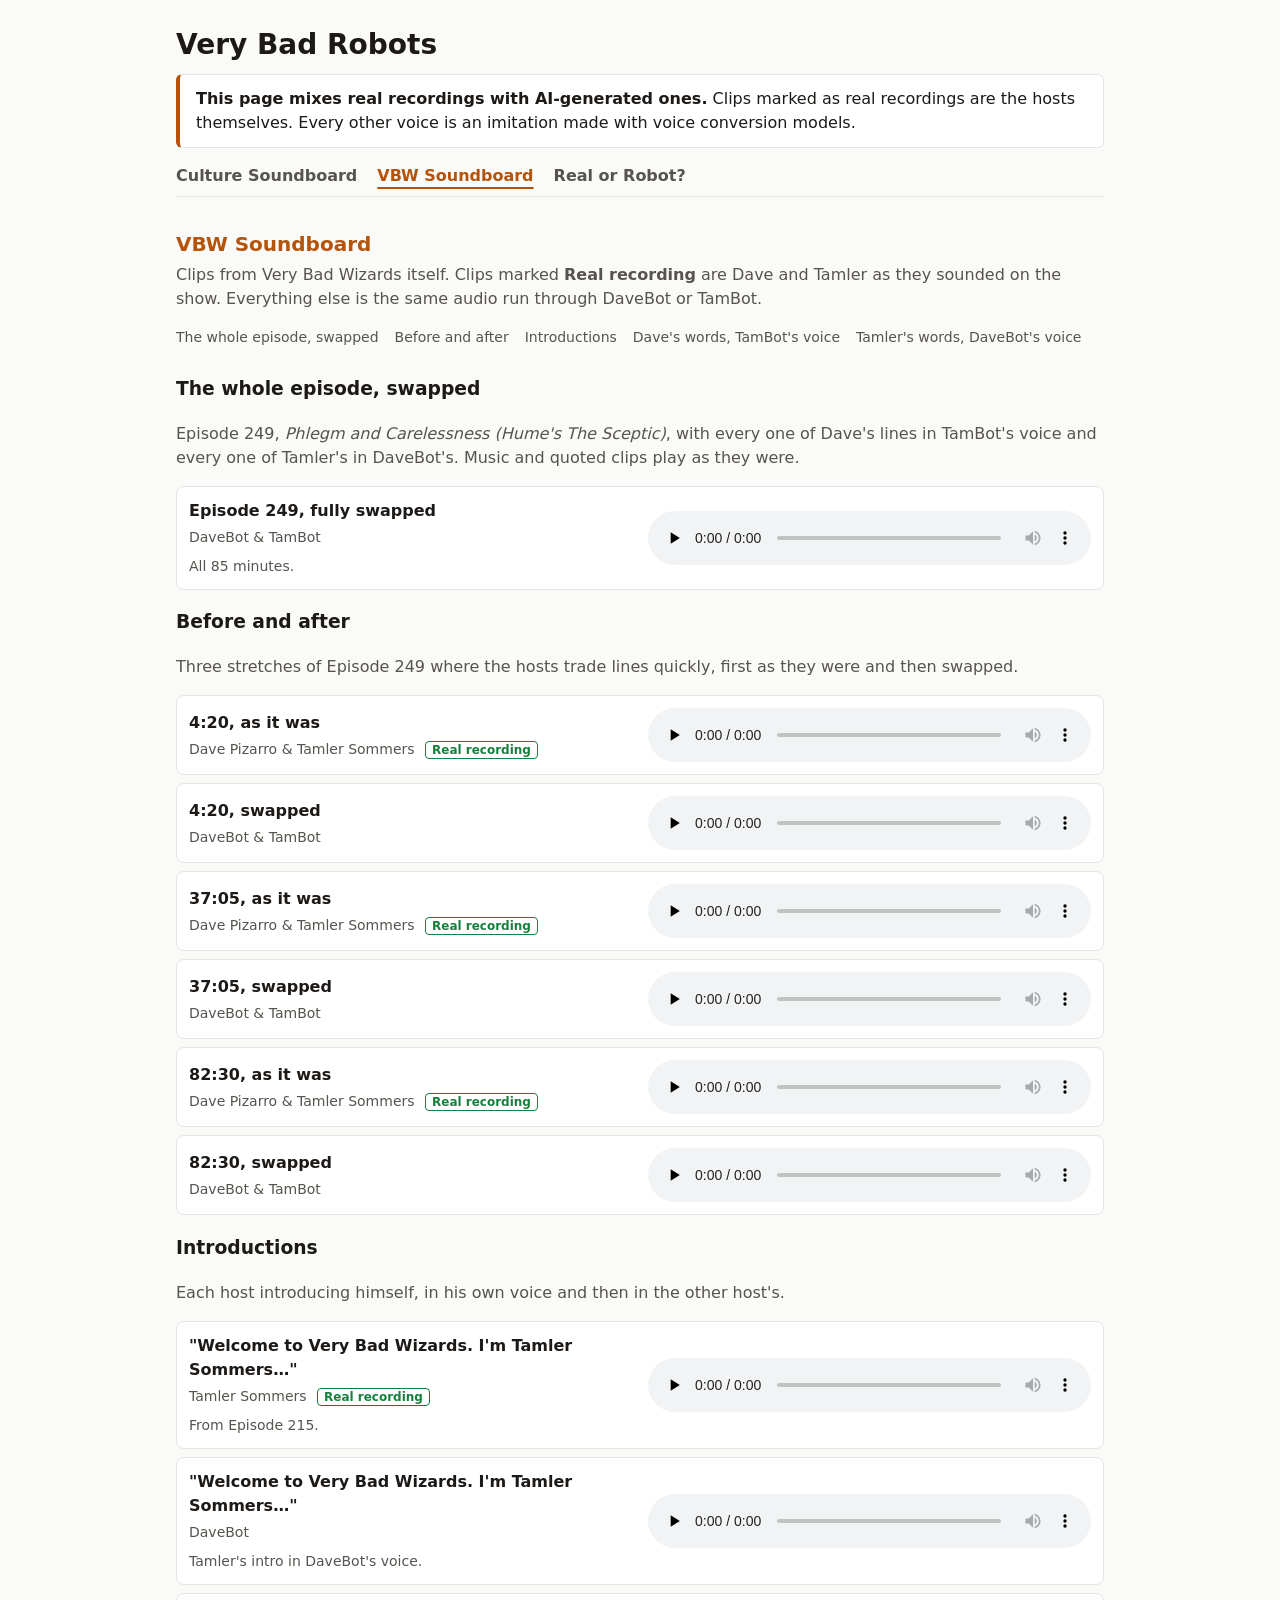
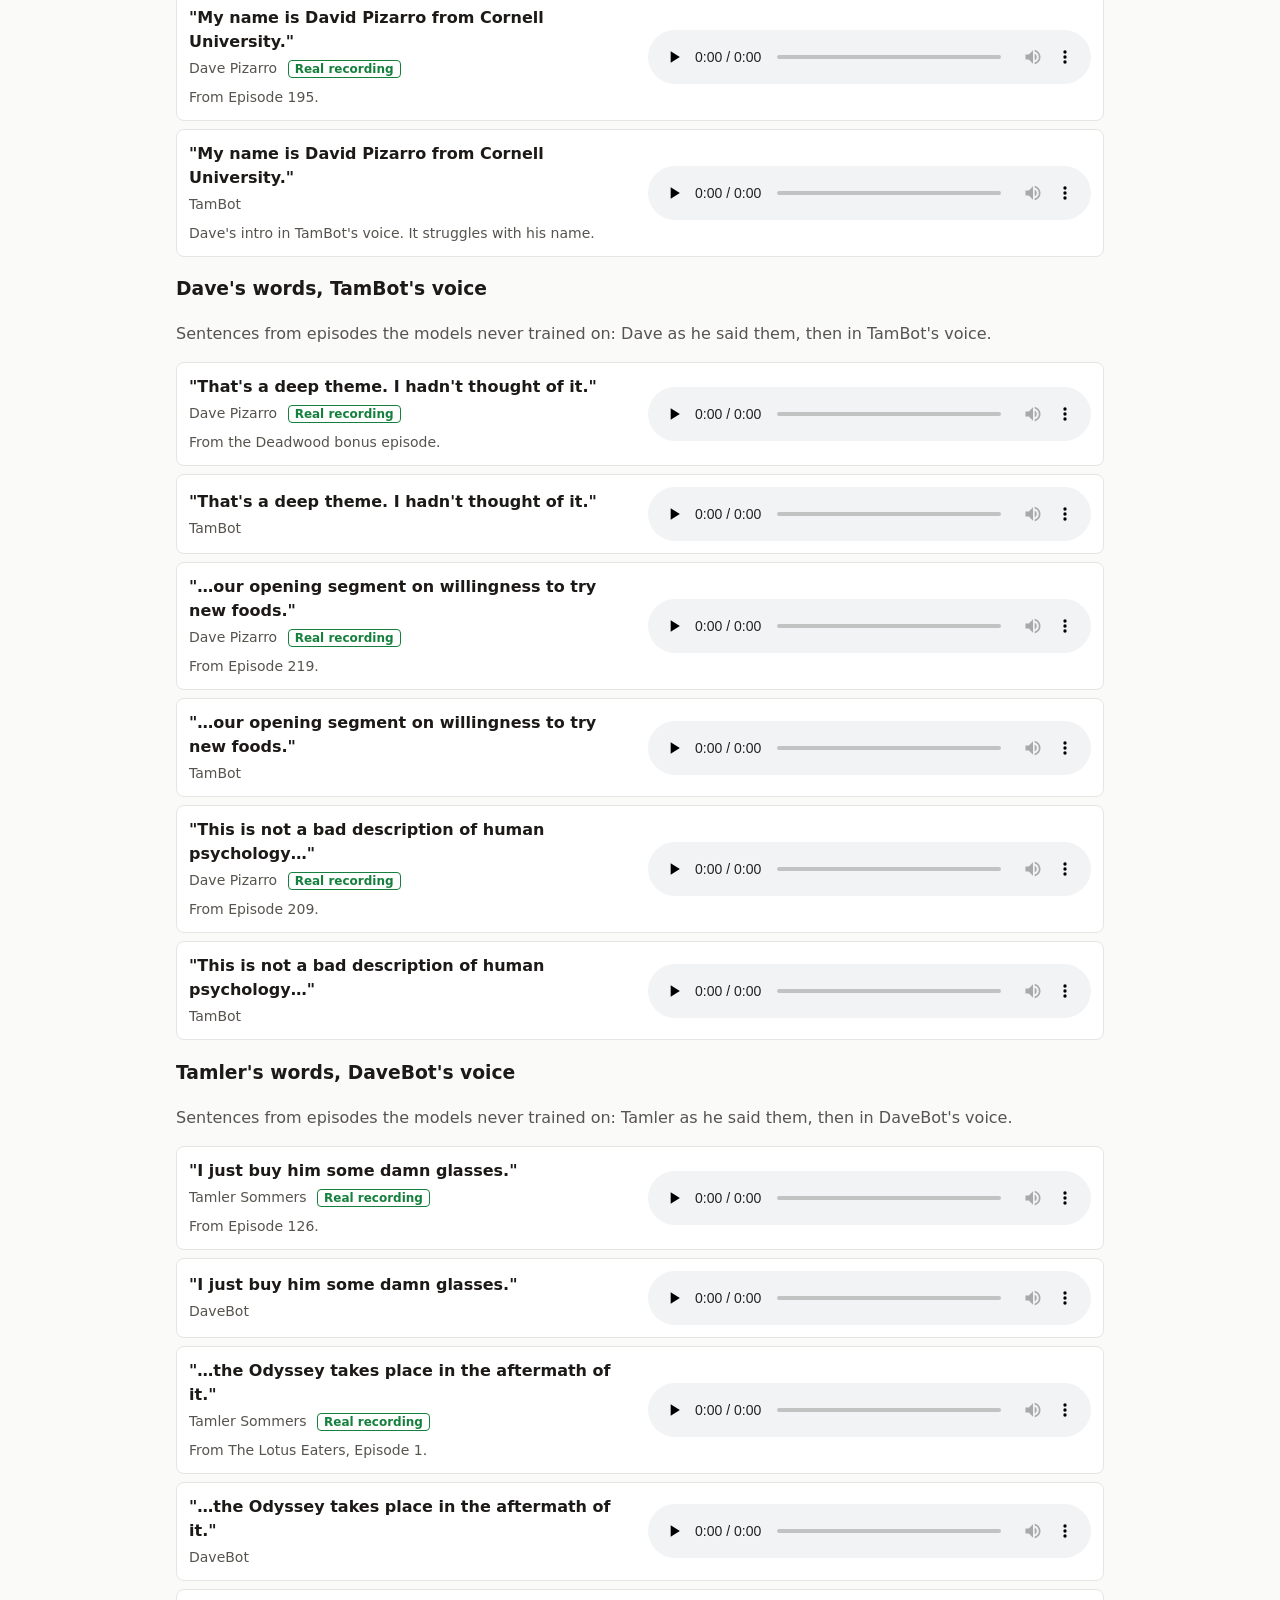
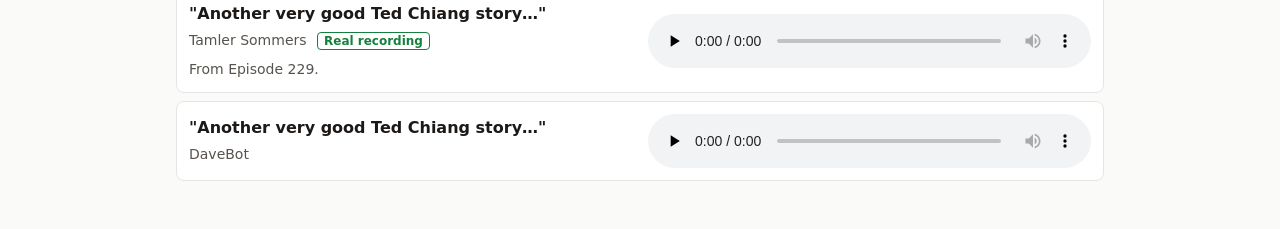
<file: vbw-soundboard.html>
<!doctype html>
<html lang="en">
<head>
  <meta charset="utf-8">
  <meta name="viewport" content="width=device-width, initial-scale=1">
  <meta http-equiv="Content-Security-Policy" content="default-src 'self'; script-src 'none'; object-src 'none'; base-uri 'none'; form-action 'none'; upgrade-insecure-requests">
  <meta name="referrer" content="no-referrer">
  <title>VBW Soundboard · Very Bad Robots</title>
  <link rel="stylesheet" href="style.css">
</head>
<body>
<header>
  <h1><a href="index.html">Very Bad Robots</a></h1>
  <p class="notice"><strong>This page mixes real recordings with AI-generated ones.</strong> Clips marked as real
  recordings are the hosts themselves. Every other voice is an imitation made with voice conversion models.</p>
  <nav aria-label="Tabs">
    <a href="index.html">Culture Soundboard</a>
    <a href="vbw-soundboard.html" aria-current="page">VBW Soundboard</a>
    <a href="real-or-robot.html">Real or Robot?</a>
  </nav>
</header>
<main>
  <h2>VBW Soundboard</h2>
  <div class="intro">
<p>Clips from Very Bad Wizards itself. Clips marked <strong>Real recording</strong> are Dave and Tamler as they sounded on the show. Everything else is the same audio run through DaveBot or TamBot.</p>
  </div>
  <nav class="groups" aria-label="Groups">
    <a href="#the-whole-episode-swapped">The whole episode, swapped</a>
    <a href="#before-and-after">Before and after</a>
    <a href="#introductions">Introductions</a>
    <a href="#dave-s-words-tambot-s-voice">Dave&#x27;s words, TamBot&#x27;s voice</a>
    <a href="#tamler-s-words-davebot-s-voice">Tamler&#x27;s words, DaveBot&#x27;s voice</a>
  </nav>
  <h3 id="the-whole-episode-swapped">The whole episode, swapped</h3>
  <div class="intro">
<p>Episode 249, <em>Phlegm and Carelessness (Hume's The Sceptic)</em>, with every one of Dave's lines in TamBot's voice and every one of Tamler's in DaveBot's. Music and quoted clips play as they were.</p>
  </div>
  <ul class="clips rows">
    <li id="ep249-swapped">
      <div class="about">
        <p>Episode 249, fully swapped</p>
        <p class="credit">DaveBot &amp; TamBot</p>
        <div class="note"><p>All 85 minutes.</p></div>
      </div>
      <audio controls preload="none"><source src="clips/vbw-soundboard/ep249-swapped.mp3" type="audio/mpeg"></audio>
    </li>
  </ul>
  <h3 id="before-and-after">Before and after</h3>
  <div class="intro">
<p>Three stretches of Episode 249 where the hosts trade lines quickly, first as they were and then swapped.</p>
  </div>
  <ul class="clips rows">
    <li id="ep249-0420-original">
      <div class="about">
        <p>4:20, as it was</p>
        <p class="credit">Dave Pizarro &amp; Tamler Sommers <span class="real">Real recording</span></p>
      </div>
      <audio controls preload="none"><source src="clips/vbw-soundboard/ep249-0420-original.mp3" type="audio/mpeg"></audio>
    </li>
    <li id="ep249-0420-swapped">
      <div class="about">
        <p>4:20, swapped</p>
        <p class="credit">DaveBot &amp; TamBot</p>
      </div>
      <audio controls preload="none"><source src="clips/vbw-soundboard/ep249-0420-swapped.mp3" type="audio/mpeg"></audio>
    </li>
    <li id="ep249-3705-original">
      <div class="about">
        <p>37:05, as it was</p>
        <p class="credit">Dave Pizarro &amp; Tamler Sommers <span class="real">Real recording</span></p>
      </div>
      <audio controls preload="none"><source src="clips/vbw-soundboard/ep249-3705-original.mp3" type="audio/mpeg"></audio>
    </li>
    <li id="ep249-3705-swapped">
      <div class="about">
        <p>37:05, swapped</p>
        <p class="credit">DaveBot &amp; TamBot</p>
      </div>
      <audio controls preload="none"><source src="clips/vbw-soundboard/ep249-3705-swapped.mp3" type="audio/mpeg"></audio>
    </li>
    <li id="ep249-8230-original">
      <div class="about">
        <p>82:30, as it was</p>
        <p class="credit">Dave Pizarro &amp; Tamler Sommers <span class="real">Real recording</span></p>
      </div>
      <audio controls preload="none"><source src="clips/vbw-soundboard/ep249-8230-original.mp3" type="audio/mpeg"></audio>
    </li>
    <li id="ep249-8230-swapped">
      <div class="about">
        <p>82:30, swapped</p>
        <p class="credit">DaveBot &amp; TamBot</p>
      </div>
      <audio controls preload="none"><source src="clips/vbw-soundboard/ep249-8230-swapped.mp3" type="audio/mpeg"></audio>
    </li>
  </ul>
  <h3 id="introductions">Introductions</h3>
  <div class="intro">
<p>Each host introducing himself, in his own voice and then in the other host's.</p>
  </div>
  <ul class="clips rows">
    <li id="intro-tamler">
      <div class="about">
        <p>&quot;Welcome to Very Bad Wizards. I&#x27;m Tamler Sommers…&quot;</p>
        <p class="credit">Tamler Sommers <span class="real">Real recording</span></p>
        <div class="note"><p>From Episode 215.</p></div>
      </div>
      <audio controls preload="none"><source src="clips/vbw-soundboard/intro-tamler.mp3" type="audio/mpeg"></audio>
    </li>
    <li id="intro-tamler-davebot">
      <div class="about">
        <p>&quot;Welcome to Very Bad Wizards. I&#x27;m Tamler Sommers…&quot;</p>
        <p class="credit">DaveBot</p>
        <div class="note"><p>Tamler's intro in DaveBot's voice.</p></div>
      </div>
      <audio controls preload="none"><source src="clips/vbw-soundboard/intro-tamler-davebot.mp3" type="audio/mpeg"></audio>
    </li>
    <li id="intro-dave">
      <div class="about">
        <p>&quot;My name is David Pizarro from Cornell University.&quot;</p>
        <p class="credit">Dave Pizarro <span class="real">Real recording</span></p>
        <div class="note"><p>From Episode 195.</p></div>
      </div>
      <audio controls preload="none"><source src="clips/vbw-soundboard/intro-dave.mp3" type="audio/mpeg"></audio>
    </li>
    <li id="intro-dave-tambot">
      <div class="about">
        <p>&quot;My name is David Pizarro from Cornell University.&quot;</p>
        <p class="credit">TamBot</p>
        <div class="note"><p>Dave's intro in TamBot's voice. It struggles with his name.</p></div>
      </div>
      <audio controls preload="none"><source src="clips/vbw-soundboard/intro-dave-tambot.mp3" type="audio/mpeg"></audio>
    </li>
  </ul>
  <h3 id="dave-s-words-tambot-s-voice">Dave&#x27;s words, TamBot&#x27;s voice</h3>
  <div class="intro">
<p>Sentences from episodes the models never trained on: Dave as he said them, then in TamBot's voice.</p>
  </div>
  <ul class="clips rows">
    <li id="dave-deep-theme">
      <div class="about">
        <p>&quot;That&#x27;s a deep theme. I hadn&#x27;t thought of it.&quot;</p>
        <p class="credit">Dave Pizarro <span class="real">Real recording</span></p>
        <div class="note"><p>From the Deadwood bonus episode.</p></div>
      </div>
      <audio controls preload="none"><source src="clips/vbw-soundboard/dave-deep-theme.mp3" type="audio/mpeg"></audio>
    </li>
    <li id="dave-deep-theme-tambot">
      <div class="about">
        <p>&quot;That&#x27;s a deep theme. I hadn&#x27;t thought of it.&quot;</p>
        <p class="credit">TamBot</p>
      </div>
      <audio controls preload="none"><source src="clips/vbw-soundboard/dave-deep-theme-tambot.mp3" type="audio/mpeg"></audio>
    </li>
    <li id="dave-new-foods">
      <div class="about">
        <p>&quot;…our opening segment on willingness to try new foods.&quot;</p>
        <p class="credit">Dave Pizarro <span class="real">Real recording</span></p>
        <div class="note"><p>From Episode 219.</p></div>
      </div>
      <audio controls preload="none"><source src="clips/vbw-soundboard/dave-new-foods.mp3" type="audio/mpeg"></audio>
    </li>
    <li id="dave-new-foods-tambot">
      <div class="about">
        <p>&quot;…our opening segment on willingness to try new foods.&quot;</p>
        <p class="credit">TamBot</p>
      </div>
      <audio controls preload="none"><source src="clips/vbw-soundboard/dave-new-foods-tambot.mp3" type="audio/mpeg"></audio>
    </li>
    <li id="dave-psychology">
      <div class="about">
        <p>&quot;This is not a bad description of human psychology…&quot;</p>
        <p class="credit">Dave Pizarro <span class="real">Real recording</span></p>
        <div class="note"><p>From Episode 209.</p></div>
      </div>
      <audio controls preload="none"><source src="clips/vbw-soundboard/dave-psychology.mp3" type="audio/mpeg"></audio>
    </li>
    <li id="dave-psychology-tambot">
      <div class="about">
        <p>&quot;This is not a bad description of human psychology…&quot;</p>
        <p class="credit">TamBot</p>
      </div>
      <audio controls preload="none"><source src="clips/vbw-soundboard/dave-psychology-tambot.mp3" type="audio/mpeg"></audio>
    </li>
  </ul>
  <h3 id="tamler-s-words-davebot-s-voice">Tamler&#x27;s words, DaveBot&#x27;s voice</h3>
  <div class="intro">
<p>Sentences from episodes the models never trained on: Tamler as he said them, then in DaveBot's voice.</p>
  </div>
  <ul class="clips rows">
    <li id="tamler-glasses">
      <div class="about">
        <p>&quot;I just buy him some damn glasses.&quot;</p>
        <p class="credit">Tamler Sommers <span class="real">Real recording</span></p>
        <div class="note"><p>From Episode 126.</p></div>
      </div>
      <audio controls preload="none"><source src="clips/vbw-soundboard/tamler-glasses.mp3" type="audio/mpeg"></audio>
    </li>
    <li id="tamler-glasses-davebot">
      <div class="about">
        <p>&quot;I just buy him some damn glasses.&quot;</p>
        <p class="credit">DaveBot</p>
      </div>
      <audio controls preload="none"><source src="clips/vbw-soundboard/tamler-glasses-davebot.mp3" type="audio/mpeg"></audio>
    </li>
    <li id="tamler-odyssey">
      <div class="about">
        <p>&quot;…the Odyssey takes place in the aftermath of it.&quot;</p>
        <p class="credit">Tamler Sommers <span class="real">Real recording</span></p>
        <div class="note"><p>From The Lotus Eaters, Episode 1.</p></div>
      </div>
      <audio controls preload="none"><source src="clips/vbw-soundboard/tamler-odyssey.mp3" type="audio/mpeg"></audio>
    </li>
    <li id="tamler-odyssey-davebot">
      <div class="about">
        <p>&quot;…the Odyssey takes place in the aftermath of it.&quot;</p>
        <p class="credit">DaveBot</p>
      </div>
      <audio controls preload="none"><source src="clips/vbw-soundboard/tamler-odyssey-davebot.mp3" type="audio/mpeg"></audio>
    </li>
    <li id="tamler-ted-chiang">
      <div class="about">
        <p>&quot;Another very good Ted Chiang story…&quot;</p>
        <p class="credit">Tamler Sommers <span class="real">Real recording</span></p>
        <div class="note"><p>From Episode 229.</p></div>
      </div>
      <audio controls preload="none"><source src="clips/vbw-soundboard/tamler-ted-chiang.mp3" type="audio/mpeg"></audio>
    </li>
    <li id="tamler-ted-chiang-davebot">
      <div class="about">
        <p>&quot;Another very good Ted Chiang story…&quot;</p>
        <p class="credit">DaveBot</p>
      </div>
      <audio controls preload="none"><source src="clips/vbw-soundboard/tamler-ted-chiang-davebot.mp3" type="audio/mpeg"></audio>
    </li>
  </ul>
</main>
</body>
</html>
</file>
<file: style.css>
:root {
  --bg: #fafaf9;
  --surface: #ffffff;
  --fg: #1c1917;
  --muted: #57534e;
  --line: #e7e5e4;
  --accent: #b45309;
  --good: #15803d;
  --bad: #b91c1c;
  color-scheme: light dark;
}

@media (prefers-color-scheme: dark) {
  :root {
    --bg: #1c1917;
    --surface: #292524;
    --fg: #f5f5f4;
    --muted: #a8a29e;
    --line: #44403c;
    --accent: #fbbf24;
    --good: #4ade80;
    --bad: #f87171;
  }
}

* {
  box-sizing: border-box;
}

body {
  margin: 0 auto;
  max-width: 960px;
  padding: 24px 16px 48px;
  background: var(--bg);
  color: var(--fg);
  font: 16px/1.5 system-ui, sans-serif;
}

h1 {
  margin: 0 0 8px;
  font-size: 28px;
}

h2 {
  margin: 32px 0 4px;
  font-size: 20px;
  color: var(--accent);
}

.notice {
  margin: 0;
  padding: 12px 16px;
  border: 1px solid var(--line);
  border-left: 4px solid var(--accent);
  border-radius: 6px;
  background: var(--surface);
}

h1 a {
  color: inherit;
  text-decoration: none;
}

a {
  color: var(--accent);
}

nav {
  display: flex;
  flex-wrap: wrap;
  gap: 4px 20px;
  margin: 16px 0 0;
  padding: 0 0 8px;
  border-bottom: 1px solid var(--line);
}

nav a {
  color: var(--muted);
  text-decoration: none;
  font-weight: 600;
}

nav a:hover {
  color: var(--fg);
}

nav a[aria-current="page"] {
  color: var(--accent);
  text-decoration: underline;
  text-underline-offset: 6px;
  text-decoration-thickness: 2px;
}

nav.groups {
  gap: 4px 16px;
  margin: 0 0 8px;
  border-bottom: 0;
  font-size: 14px;
}

nav.groups a {
  font-weight: 400;
}

h2[id],
h3[id] {
  scroll-margin-top: 16px;
}

.intro,
.empty {
  margin: 0 0 16px;
  color: var(--muted);
}

.intro p,
.intro ul {
  margin: 0 0 8px;
}

.clips {
  display: grid;
  grid-template-columns: repeat(auto-fill, minmax(260px, 1fr));
  gap: 12px;
  margin: 0;
  padding: 0;
  list-style: none;
}

.clips > li {
  padding: 12px;
  border: 1px solid var(--line);
  border-radius: 8px;
  background: var(--surface);
}

.about > p {
  margin: 0 0 8px;
  font-weight: 600;
}

.about > p.credit {
  margin: -4px 0 8px;
  color: var(--muted);
  font-size: 14px;
  font-weight: 400;
}

.note {
  margin: 0 0 8px;
  color: var(--muted);
  font-size: 14px;
}

.note p {
  margin: 0;
}

audio {
  display: block;
  width: 100%;
}

/* The Real or Robot quiz. Plain CSS shows each verdict and keeps score by counting the picked buttons. */

.quiz {
  counter-reset: right answered;
}

/* Only the picked page of clips is shown (quiz.css). Hidden pages stay rendered so their answers still count. */
.quiz .group {
  height: 0;
  overflow: hidden;
  visibility: hidden;
}

.quiz .group h3 {
  margin: 0 0 8px;
  color: var(--muted);
  font-size: 14px;
  font-weight: 600;
}

/* Each clip is one row: label, player and the two buttons, with the verdict below once it's answered. */
.questions {
  display: grid;
  gap: 8px;
  margin: 0;
  padding: 0;
  list-style: none;
}

.questions > li {
  position: relative;
  display: flex;
  flex-wrap: wrap;
  align-items: center;
  gap: 8px 12px;
  padding: 12px;
  border: 1px solid var(--line);
  border-radius: 8px;
  background: var(--surface);
}

.questions > li > p {
  flex: 0 0 4.5rem;
  margin: 0;
  font-weight: 600;
}

.questions > li > audio {
  flex: 1 1 14rem;
  width: auto;
  min-width: 0;
}

.quiz fieldset {
  display: flex;
  flex: 0 0 13rem;
  gap: 8px;
  margin: 0;
  padding: 0;
  border: 0;
}

@media (max-width: 600px) {
  .questions > li > p,
  .questions > li > audio,
  .quiz fieldset {
    flex-basis: 100%;
  }
}

.pager {
  display: flex;
  align-items: center;
  justify-content: space-between;
  gap: 12px;
  margin: 12px 0 0;
  color: var(--muted);
  font-size: 14px;
}

.quiz .pager label {
  flex: 0 0 auto;
  min-width: 7rem;
  background: var(--surface);
  color: var(--fg);
}

.quiz legend,
.quiz input {
  position: absolute;
  width: 1px;
  height: 1px;
  margin: 0;
  overflow: hidden;
  clip-path: inset(50%);
  white-space: nowrap;
  opacity: 0;
}

.quiz label {
  flex: 1;
  padding: 6px 12px;
  border: 1px solid var(--line);
  border-radius: 6px;
  text-align: center;
  font-weight: 600;
  cursor: pointer;
}

.quiz label:hover {
  border-color: var(--accent);
}

.quiz input:focus-visible + label {
  outline: 2px solid var(--accent);
  outline-offset: 2px;
}

.quiz input:checked + label {
  border-color: var(--accent);
  background: var(--accent);
  color: var(--bg);
}

.quiz input.right:checked {
  counter-increment: right answered;
}

.quiz input.wrong:checked {
  counter-increment: answered;
}

/* Once a clip is answered, its buttons stop responding to clicks and the right one is outlined. */
.questions > li:has(input:checked) label {
  pointer-events: none;
}

.questions > li:has(input:checked) input.right + label {
  box-shadow: 0 0 0 2px var(--good);
}

.verdict {
  display: none;
  flex-basis: 100%;
  color: var(--muted);
  font-size: 14px;
}

.questions > li:has(input:checked) .verdict {
  display: block;
}

.verdict p {
  margin: 0;
}

.if-right,
.if-wrong {
  display: none;
  font-weight: 700;
}

.if-right {
  color: var(--good);
}

.if-wrong {
  color: var(--bad);
}

.questions > li:has(input.right:checked) .if-right,
.questions > li:has(input.wrong:checked) .if-wrong {
  display: block;
}

.score {
  position: sticky;
  bottom: 0;
  display: flex;
  flex-wrap: wrap;
  align-items: center;
  gap: 4px 12px;
  margin: 16px 0 0;
  padding: 12px 16px;
  border: 1px solid var(--line);
  border-radius: 8px;
  background: var(--surface);
}

.score p {
  margin: 0;
}

.tally {
  font-weight: 700;
}

.tally::after {
  content: counter(right) " right of " counter(answered) " answered";
}

.total {
  color: var(--muted);
}

.score button {
  margin-left: auto;
  padding: 6px 12px;
  border: 1px solid var(--line);
  border-radius: 6px;
  background: var(--bg);
  color: var(--fg);
  font: inherit;
  cursor: pointer;
}

.credit .real {
  margin-left: 6px;
  padding: 1px 6px;
  border: 1px solid var(--good);
  border-radius: 4px;
  color: var(--good);
  font-size: 12px;
  font-weight: 600;
}

.credit .real {
  white-space: nowrap;
}

/* One clip per row on pages comparing real recordings with the bots: label and credit, then the player. */
.clips.rows {
  grid-template-columns: 1fr;
  gap: 8px;
}

.clips.rows > li {
  display: flex;
  flex-wrap: wrap;
  align-items: center;
  gap: 8px 16px;
}

.clips.rows > li > .about,
.clips.rows > li > audio {
  flex: 1 1 18rem;
  min-width: 0;
}

.clips.rows .about > :last-child {
  margin-bottom: 0;
}
</file>
<file: quiz.css>
/* Written by build.py for the quiz's pages. */
#quiz-page-1:checked ~ .groups > #quiz-group-1,
#quiz-page-2:checked ~ .groups > #quiz-group-2,
#quiz-page-3:checked ~ .groups > #quiz-group-3,
#quiz-page-4:checked ~ .groups > #quiz-group-4,
#quiz-page-5:checked ~ .groups > #quiz-group-5,
#quiz-page-6:checked ~ .groups > #quiz-group-6,
#quiz-page-7:checked ~ .groups > #quiz-group-7,
#quiz-page-8:checked ~ .groups > #quiz-group-8,
#quiz-page-9:checked ~ .groups > #quiz-group-9,
#quiz-page-10:checked ~ .groups > #quiz-group-10,
#quiz-page-11:checked ~ .groups > #quiz-group-11,
#quiz-page-12:checked ~ .groups > #quiz-group-12,
#quiz-page-13:checked ~ .groups > #quiz-group-13,
#quiz-page-14:checked ~ .groups > #quiz-group-14,
#quiz-page-15:checked ~ .groups > #quiz-group-15,
#quiz-page-16:checked ~ .groups > #quiz-group-16,
#quiz-page-17:checked ~ .groups > #quiz-group-17,
#quiz-page-18:checked ~ .groups > #quiz-group-18,
#quiz-page-19:checked ~ .groups > #quiz-group-19,
#quiz-page-20:checked ~ .groups > #quiz-group-20 {
  height: auto;
  overflow: visible;
  visibility: visible;
}
</file>
